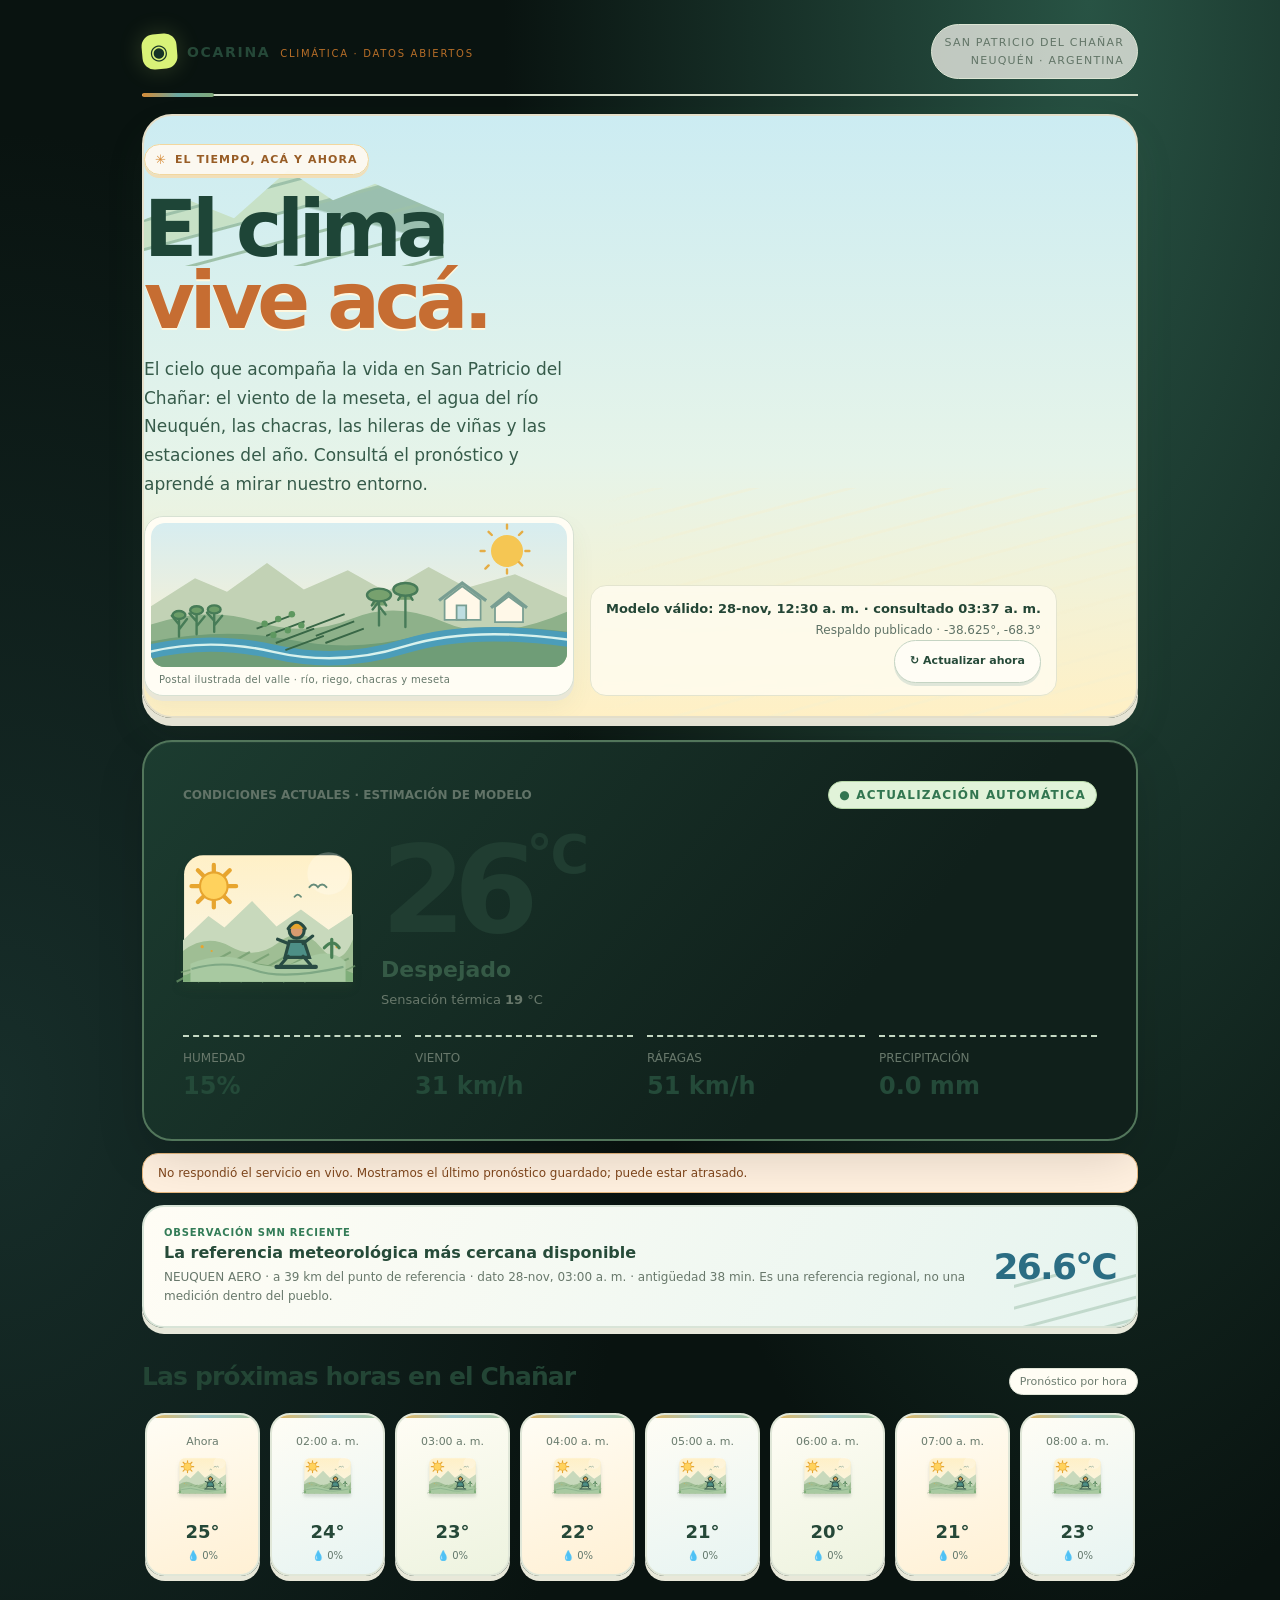
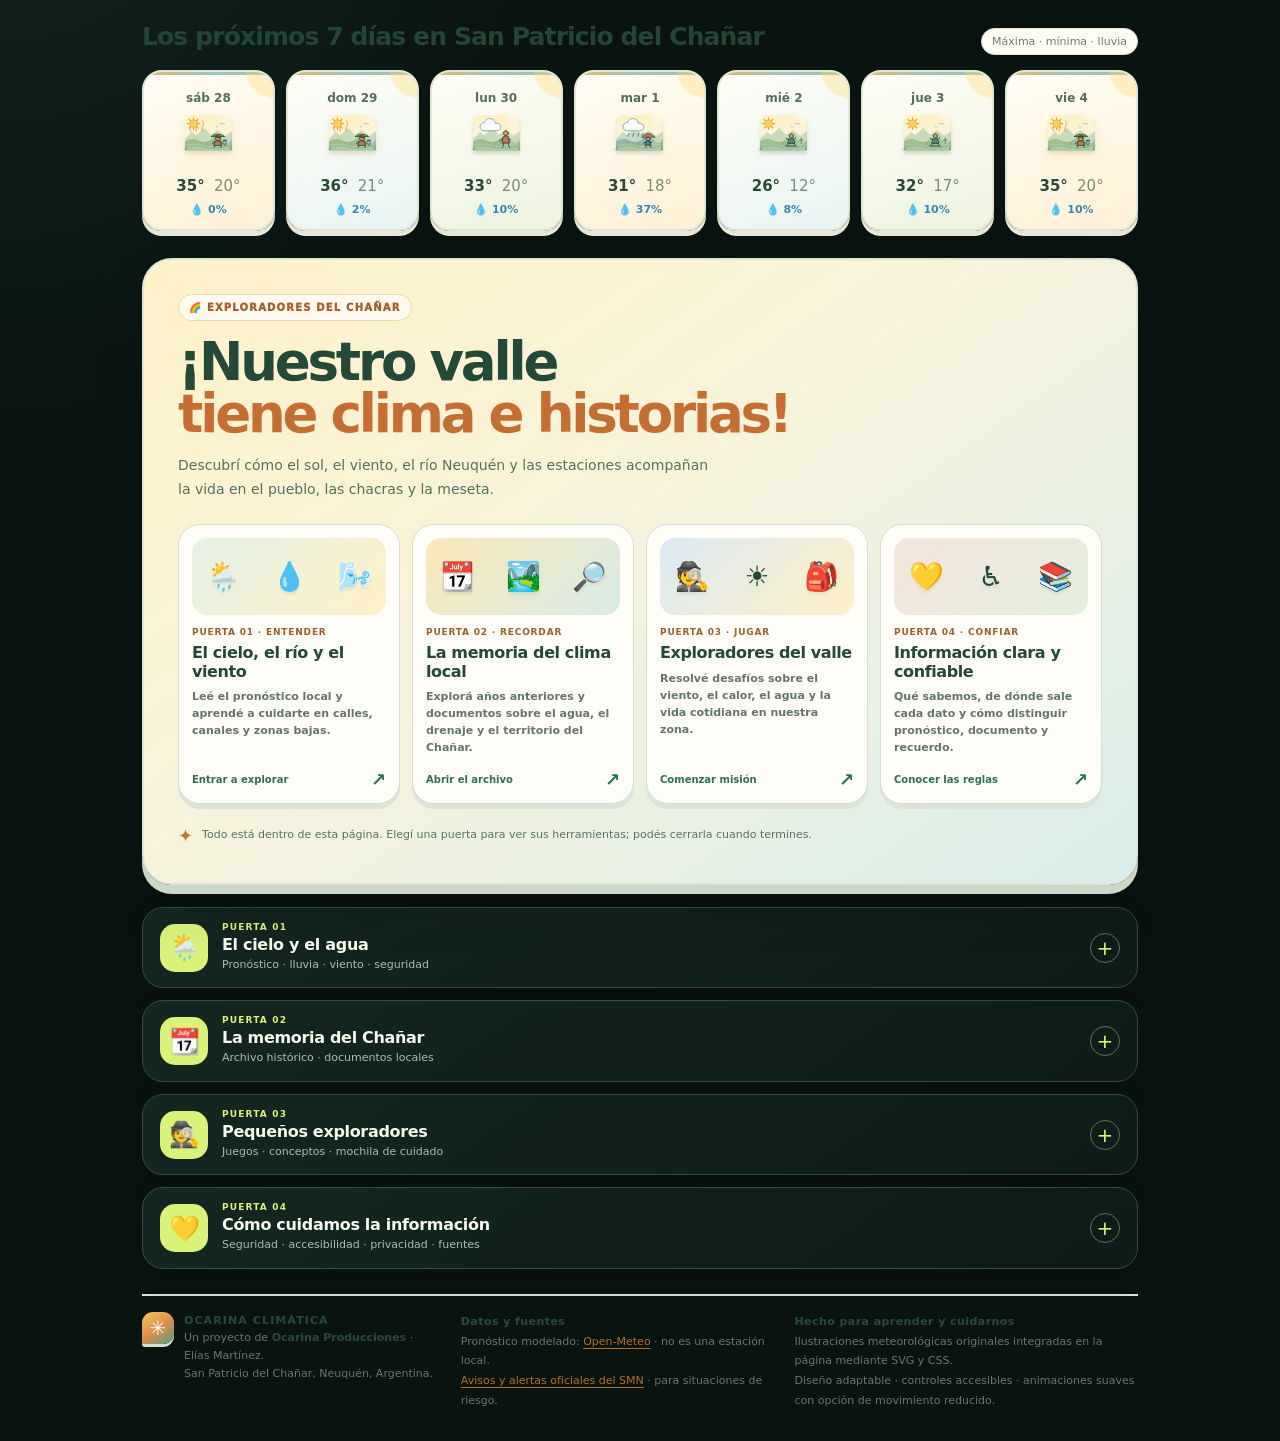
<file: index.html>
<!doctype html>
<html lang="es">
<head>
<meta charset="utf-8">
<meta name="viewport" content="width=device-width,initial-scale=1,viewport-fit=cover">
<meta name="theme-color" content="#10251f">
<meta name="description" content="Clima actual y pronóstico de San Patricio del Chañar, Neuquén. Datos meteorológicos actualizados desde Open-Meteo.">
<title>Ocarina Climática · San Patricio del Chañar</title>
<style>
:root{color-scheme:dark;--bg:#0b1715;--panel:#142521;--line:#294039;--muted:#a8bbb2;--text:#f4f7ef;--lime:#d9f278;--blue:#a6d9f4}*{box-sizing:border-box}body{margin:0;background:radial-gradient(ellipse at 85% 0%,#23473a 0,transparent 42%),var(--bg);color:var(--text);font-family:Inter,ui-sans-serif,system-ui,-apple-system,"Segoe UI",sans-serif;min-height:100vh}.wrap{max-width:1050px;margin:auto;padding:22px clamp(16px,4vw,42px) 30px}.top{display:flex;align-items:center;justify-content:space-between;gap:16px;padding:7px 0 24px;border-bottom:1px solid var(--line)}.brand{font-weight:900;letter-spacing:.13em;font-size:13px}.brand span{display:block;color:var(--lime);font-weight:500;font-size:10px;margin-top:4px;letter-spacing:.22em}.place{font-size:11px;letter-spacing:.11em;color:var(--muted);text-align:right}.hero{padding:34px 0 24px;display:grid;grid-template-columns:1.25fr .75fr;gap:20px;align-items:end}.eyebrow{color:var(--lime);font-size:11px;letter-spacing:.16em;font-weight:800}.hero h1{font-size:clamp(38px,7vw,76px);line-height:.98;letter-spacing:-.06em;margin:13px 0 14px;max-width:650px}.hero h1 em{font-style:normal;color:var(--lime)}.sub{color:var(--muted);font-size:14px;line-height:1.6;max-width:470px}.status{justify-self:end;text-align:right;color:var(--muted);font-size:12px;line-height:1.7}.status strong{display:block;color:var(--text);font-size:13px}.current{background:linear-gradient(125deg,#1b342c,#12231f 75%);border:1px solid #355346;border-radius:24px;padding:clamp(20px,4vw,38px);position:relative;overflow:hidden}.current:after{content:"";position:absolute;width:250px;height:250px;border:1px solid #466453;border-radius:50%;right:-65px;top:-100px;box-shadow:0 0 0 28px #ffffff04,0 0 0 58px #ffffff03;pointer-events:none}.current-top{display:flex;justify-content:space-between;gap:15px;align-items:center;color:var(--muted);font-size:12px}.live{color:var(--lime);font-weight:800;letter-spacing:.1em}.now{display:flex;align-items:center;gap:18px;margin:12px 0 22px;position:relative;z-index:1}.icon{font-size:clamp(55px,9vw,90px);line-height:1}.temp{font-size:clamp(64px,12vw,112px);letter-spacing:-.09em;font-weight:750;line-height:1}.desc{font-size:16px;margin-top:5px}.feels{font-size:12px;color:var(--muted);margin-top:8px}.metrics{display:grid;grid-template-columns:repeat(4,1fr);gap:10px}.metric{border-top:1px solid #466052;padding-top:13px}.metric span{display:block;font-size:11px;color:var(--muted);margin-bottom:7px}.metric b{font-size:clamp(15px,2vw,21px);font-weight:700}.section-head{display:flex;align-items:baseline;justify-content:space-between;gap:12px;margin:29px 0 13px}.section-head h2{font-size:18px;margin:0;letter-spacing:-.02em}.section-head span{font-size:11px;color:var(--muted)}.hourly{display:grid;grid-template-columns:repeat(8,minmax(72px,1fr));gap:8px;overflow-x:auto;padding-bottom:5px}.hour{background:var(--panel);border:1px solid var(--line);border-radius:15px;text-align:center;padding:13px 8px;min-width:0}.hour time{font-size:11px;color:var(--muted)}.hour .small-icon{font-size:23px;margin:11px 0}.hour b{font-size:16px}.hour small{display:block;font-size:10px;color:var(--muted);margin-top:8px}.days{display:grid;grid-template-columns:repeat(7,minmax(0,1fr));gap:8px}.day{background:#111f1c;border:1px solid var(--line);border-radius:14px;padding:13px 8px;text-align:center}.day strong{font-size:11px}.day .small-icon{font-size:24px;margin:10px 0}.range{font-size:13px;font-weight:700}.range span{color:var(--muted);font-weight:500;margin-left:4px}.rain{font-size:10px;color:var(--blue);margin-top:8px}.foot{display:flex;justify-content:space-between;gap:15px;border-top:1px solid var(--line);margin-top:28px;padding-top:16px;color:var(--muted);font-size:10px;line-height:1.6}.foot a{color:var(--lime)}button{border:1px solid #587363;background:#1c352b;color:var(--text);border-radius:999px;padding:9px 13px;font:inherit;font-size:11px;cursor:pointer}button:hover{border-color:var(--lime)}.error{background:#402d21;border:1px solid #75543b;border-radius:12px;padding:12px 15px;color:#ffe2bd;font-size:12px;margin-top:12px;display:none}.error.show{display:block}.regional{margin-top:12px;background:#101f1c;border:1px solid var(--line);border-radius:16px;padding:17px 19px;display:grid;grid-template-columns:1fr auto;gap:10px;align-items:center}.regional h2{font-size:14px;margin:0 0 6px}.regional p{margin:0;color:var(--muted);font-size:11px;line-height:1.6}.regional .regional-temp{font-size:30px;font-weight:800;letter-spacing:-.05em}.regional .regional-state{font-size:10px;color:var(--lime);font-weight:800;letter-spacing:.08em;margin-bottom:5px}@media(max-width:400px){.regional{grid-template-columns:1fr}.regional .regional-temp{font-size:26px}}.loading{opacity:.65}@media(max-width:700px){.hero{grid-template-columns:1fr;gap:5px;padding-top:25px}.status{justify-self:start;text-align:left}.metrics{grid-template-columns:repeat(2,1fr);row-gap:17px}.days{grid-template-columns:repeat(4,minmax(0,1fr))}.day:nth-child(n+5){margin-top:0}.foot{flex-direction:column}.place{max-width:155px;font-size:9px}.current{border-radius:19px}}@media(max-width:400px){.days{grid-template-columns:repeat(2,minmax(0,1fr))}.now{gap:12px}.current{padding:18px}}

/* OCARINA ILUSTRADA · capa visual solamente; conserva DOM y comportamiento */
:root{
 color-scheme:light;
 --bg:#f7f3e8;--panel:#fffdf6;--line:#d8dfd0;--muted:#68786b;--text:#20382f;
 --lime:#d68a35;--blue:#378eb8;
}
body{
 background:
 radial-gradient(ellipse at 8% 3%,#ffe6a8 0,transparent 25%),
 radial-gradient(ellipse at 95% 20%,#d9eee2 0,transparent 28%),
 var(--bg);
 color:var(--text);
}
.top{border-bottom:2px solid #d9dfd1}
.brand{font-size:14px;letter-spacing:.16em;color:#254838}
.brand span{color:#b76e28}
.place{color:#627567}
.hero{position:relative;overflow:hidden;border-radius:24px;padding:32px 20px 25px;margin:14px -20px 18px;background:linear-gradient(120deg,#fff8e6 0%,#f1f7e9 65%,#e4f2f5 100%);border:1px solid #e0e4d6}
.hero h1{color:#1e4537}
.hero h1 em{color:#c7772f}
.eyebrow{color:#b86c27}
.sub{color:#607367}
.status{color:#607367}
.status strong{color:#234535}
button{border:1px solid #c5d4c3;background:#fffdf5;color:#264a39;box-shadow:0 3px 0 #dfe6d9;transition:transform .2s,box-shadow .2s}
button:hover{border-color:#c7772f;transform:translateY(-2px);box-shadow:0 5px 0 #dfe6d9}
.current{
 background:linear-gradient(120deg,#fff0c7 0%,#e8f5e9 58%,#dceff2 100%);
 border:2px solid #d8e0ce;border-radius:28px;color:#20382f;
 box-shadow:0 12px 0 #e6e7d8,0 20px 45px #4b63431a;
}
.current:after{content:"";position:absolute;right:-35px;top:-35px;width:235px;height:235px;border-radius:50%;background:radial-gradient(circle,#ffd15c 0 22%,#ffd15c44 23% 35%,#ffd15c19 36% 54%,transparent 55%);border:0;box-shadow:none;animation:ocarina-sun 7s ease-in-out infinite}
.current:before{content:"🧍🏻‍♀️  ☂️  🧍🏽‍♂️";position:absolute;right:20px;top:100px;z-index:0;font-size:38px;letter-spacing:-9px;filter:drop-shadow(0 5px 2px #344a291c);animation:ocarina-characters 5s ease-in-out infinite;pointer-events:none}
.current-top,.now,.metrics{position:relative;z-index:1}
.current-top{color:#617367}
.live{color:#327650}
.icon{filter:drop-shadow(0 5px 2px #344a2922);animation:ocarina-weather 4s ease-in-out infinite}
.temp{color:#203d31}
.desc{color:#355a46;font-weight:750}
.feels{color:#68786b}
.metric{border-top:1px solid #c9d8c7}
.metric span{color:#68786b}
.metric b{color:#244a39}
.section-head h2{color:#234535}
.section-head span{color:#6e7d70}
.hour{background:linear-gradient(180deg,#fffdf7,#edf6ed);border:1px solid #d8e3d5;border-radius:18px;box-shadow:0 4px 0 #e4e8dc;transition:transform .22s,box-shadow .22s}
.hour:hover,.day:hover{transform:translateY(-4px);box-shadow:0 8px 0 #dfe6d9}
.hour time{color:#697b6d}
.hour .small-icon,.day .small-icon{display:block;filter:drop-shadow(0 3px 1px #344a2915);animation:ocarina-weather 4.5s ease-in-out infinite}
.hour b{color:#254838}
.hour small{color:#62786c}
.days{gap:10px}
.day{position:relative;overflow:hidden;background:linear-gradient(155deg,#fffdf7,#eef6e9);border:1px solid #d8e3d5;border-radius:18px;padding:14px 8px;box-shadow:0 4px 0 #e4e8dc;transition:transform .22s,box-shadow .22s}
.day:after{content:"";position:absolute;width:65px;height:65px;border-radius:50%;right:-37px;top:-38px;background:#ffd76c55;pointer-events:none}
.day strong{color:#526e5d}
.range{color:#284b39}
.range span{color:#7c8a7e}
.rain{color:#3389b5}
.regional{background:linear-gradient(110deg,#fffdf6,#e9f4f1);border:1px solid #d5e2d6;border-radius:20px;box-shadow:0 5px 0 #e5e8dc}
.regional h2{color:#264b39}
.regional p{color:#68786b}
.regional .regional-temp{color:#2b6d83}
.regional .regional-state{color:#337c57}
.foot{border-top:2px solid #d8dfd0;color:#68786b}
.foot a{color:#b66d2b}
.error{background:#fff0df;border-color:#e6b77e;color:#81471c}
.loading{opacity:.7}
@keyframes ocarina-weather{0%,100%{transform:translateY(0) rotate(-2deg)}50%{transform:translateY(-5px) rotate(2deg)}}
@keyframes ocarina-sun{0%,100%{transform:scale(1);opacity:.85}50%{transform:scale(1.06);opacity:1}}
@keyframes ocarina-characters{0%,100%{transform:translateY(0)}50%{transform:translateY(-6px)}}
@media(max-width:700px){
 .hero{margin:8px 0 16px;padding:24px 18px;border-radius:20px}
 .current:before{right:10px;top:110px;font-size:28px;opacity:.35}
 .current:after{right:-95px;top:-60px;opacity:.65}
 .hour:hover,.day:hover{transform:none}
}
@media(max-width:430px){
 .current:before{display:none}
 .current:after{right:-130px;opacity:.45}
 .hero h1{font-size:clamp(38px,12vw,58px)}
}
@media(prefers-reduced-motion:reduce){
 .current:after,.current:before,.icon,.hour .small-icon,.day .small-icon{animation:none!important}
 .hour,.day,button{transition:none}
}


/* Biblioteca ilustrada original de Ocarina: escenas SVG según código y temperatura */
.current:before,.current:after{content:none!important;display:none!important}
.icon{width:clamp(84px,13vw,142px);height:104px;display:flex;align-items:center;justify-content:center;flex:0 0 auto;filter:none;animation:none}
.icon .weather-art{width:100%;height:100%;overflow:visible}
.small-icon{height:49px;display:flex;align-items:center;justify-content:center;margin:5px 0 8px!important;font-size:0!important}
.small-icon .weather-art{width:47px;height:43px;overflow:visible;flex:0 0 auto}
.weather-art{overflow:visible}
.weather-art .sun-rays{transform-origin:29px 30px;animation:ocarina-rays 18s linear infinite}
.weather-art .cloud{transform-origin:65px 38px;animation:ocarina-cloud 4.5s ease-in-out infinite}
.weather-art .rain-drops{animation:ocarina-rain .8s linear infinite}
.weather-art .snowflakes{animation:ocarina-snow 3.8s ease-in-out infinite}
.weather-art .person{transform-origin:112px 92px;animation:ocarina-person 3.8s ease-in-out infinite}
.weather-art .umbrella{transform-origin:110px 77px;animation:ocarina-umbrella 3s ease-in-out infinite}
.weather-art .lightning{transform-origin:68px 74px;animation:ocarina-flash 3.7s steps(1,end) infinite}
.weather-art .heat{animation:ocarina-heat 2s ease-in-out infinite}
.weather-art .wind-lines{animation:ocarina-wind 1.6s ease-in-out infinite;stroke-dasharray:14 5}
.weather-art.art-hot .sun-rays{animation-duration:10s}
.weather-art.art-snow .person{animation-name:ocarina-shiver;animation-duration:.45s}
.weather-art.art-wind .person{animation-name:ocarina-lean}
@keyframes ocarina-rays{to{transform:rotate(360deg)}}
@keyframes ocarina-cloud{0%,100%{transform:translateX(0)}50%{transform:translateX(3px)}}
@keyframes ocarina-rain{0%{transform:translateY(-1px)}100%{transform:translateY(5px)}}
@keyframes ocarina-snow{0%,100%{transform:translateY(-1px)}50%{transform:translateY(4px)}}
@keyframes ocarina-person{0%,100%{transform:translateY(0)}50%{transform:translateY(-2px)}}
@keyframes ocarina-umbrella{0%,100%{transform:rotate(-2deg)}50%{transform:rotate(2deg)}}
@keyframes ocarina-flash{0%,88%,94%,100%{opacity:1}90%,92%{opacity:.1}}
@keyframes ocarina-wind{0%,100%{transform:translateX(0);opacity:.75}50%{transform:translateX(5px);opacity:1}}
@keyframes ocarina-heat{0%,100%{transform:translateY(0);opacity:.8}50%{transform:translateY(-4px);opacity:1}}
@keyframes ocarina-shiver{0%,100%{transform:translateX(0)}25%{transform:translateX(-1.5px)}75%{transform:translateX(1.5px)}}
@keyframes ocarina-lean{0%,100%{transform:rotate(-5deg)}50%{transform:rotate(5deg)}}
@media(max-width:700px){.icon{width:90px;height:82px}.small-icon .weather-art{width:43px;height:40px}}
@media(prefers-reduced-motion:reduce){.weather-art *{animation:none!important}}


/* Dirección de arte: atlas meteorológico del valle */
.weather-art{border-radius:18px;overflow:visible;filter:drop-shadow(0 4px 2px #35574616)}
.current{position:relative;isolation:isolate;overflow:hidden}
.current:before{content:"";position:absolute;inset:0 0 auto;height:5px;z-index:0;display:block!important;background:linear-gradient(90deg,#E7A52F,#74B7C0,#80A879,#D96E50);opacity:.9}
.current-top,.now,.metrics{position:relative;z-index:1}
.current .icon{width:clamp(105px,16vw,164px);height:124px}
.current .weather-art{width:100%;height:100%;filter:drop-shadow(0 7px 5px #304a2c12)}
.hour,.day{position:relative;isolation:isolate;overflow:hidden}
.hour:before,.day:before{content:"";position:absolute;top:0;left:0;right:0;height:3px;background:linear-gradient(90deg,#e7a52f,#82b8bf,#8db386);opacity:.8}
.hour .small-icon,.day .small-icon{position:relative;z-index:1;min-height:52px}
.hour .weather-art,.day .weather-art{filter:drop-shadow(0 3px 2px #284b4316)}
.weather-art .vineyard{transform-origin:80px 105px;animation:ocarina-vineyard 7s ease-in-out infinite}
.weather-art.art-rain .cloud,.weather-art.art-storm .cloud{animation-name:ocarina-storm-cloud;animation-duration:3s}
.weather-art.art-rain .rain-drops,.weather-art.art-storm .rain-drops{animation-duration:.58s}
.weather-art.art-sun .sun-rays,.weather-art.art-hot .sun-rays{animation-duration:13s}
.weather-art.art-hot{filter:drop-shadow(0 4px 4px #e7a52f22)}
.weather-art.art-fog{filter:drop-shadow(0 4px 3px #7da5a522)}
.weather-art.art-snow .snowflakes,.weather-art.art-cold .snowflakes{animation-duration:5s}
.weather-art.art-flood .person{animation:ocarina-person 4s ease-in-out infinite}
@keyframes ocarina-storm-cloud{0%,100%{transform:translateX(-1px)}50%{transform:translateX(4px)}}
@keyframes ocarina-vineyard{0%,100%{opacity:.68}50%{opacity:.9}}
@media(max-width:700px){
 .current .icon{width:102px;height:98px}
 .hour .small-icon,.day .small-icon{min-height:46px}
}
@media(max-width:430px){
 .current .icon{width:86px;height:86px}
 .hour .weather-art,.day .weather-art{width:39px;height:37px}
}
@media(prefers-reduced-motion:reduce){.weather-art .vineyard{animation:none!important}}



/* CAPA EDITORIAL EXTRA · ilustración, atmósfera y microanimación; sin cambios de estructura */
:root{--paper:#fbf7eb;--ink:#244536;--accent-sun:#e7a52f;--accent-river:#58a9c2}
body{background-image:radial-gradient(ellipse at 6% 16%,#fff0c9 0,transparent 26%),radial-gradient(ellipse at 95% 48%,#dcefe6 0,transparent 29%),linear-gradient(180deg,#f8f4e8,#f2f5e9 65%,#f7f1e3)}
.wrap{position:relative}
.top{position:relative}
.top:after{content:"";height:4px;width:72px;position:absolute;bottom:-3px;left:0;border-radius:8px;background:linear-gradient(90deg,#d68a35,#6ba8a2,#7fa879)}
.brand{display:flex;align-items:center;gap:10px}
.brand:before{content:"";width:28px;height:28px;display:block;border-radius:9px 9px 9px 3px;background:linear-gradient(145deg,#f5c65b,#df8d42 52%,#4e9e93);box-shadow:inset 0 0 0 3px #fff8e9,0 3px 0 #d8dfd0;transform:rotate(-5deg)}
.hero{box-shadow:0 8px 0 #e9e8d9,0 18px 40px #476a4310}
.hero:after{content:"";position:absolute;right:2%;bottom:-30px;width:180px;height:95px;pointer-events:none;opacity:.55;background:repeating-linear-gradient(165deg,transparent 0 13px,#9ab89a 14px 16px,transparent 17px 25px);mask-image:linear-gradient(90deg,transparent,#000 25%,#000 80%,transparent)}
.hero>div{position:relative;z-index:1}
.eyebrow{display:inline-flex;align-items:center;gap:8px;padding:7px 10px;border-radius:999px;background:#fff6df;border:1px solid #f0d7a6}
.eyebrow:before{content:"✳";font-size:13px;color:#d68a35}
.current{box-shadow:0 12px 0 #e7e7d8,0 24px 48px #42674c17}
.current .icon{position:relative;z-index:2;overflow:visible}
.current .icon:after{content:"";position:absolute;inset:9% 7%;z-index:-1;border-radius:46% 54% 52% 48%;background:radial-gradient(ellipse,#fffdf6c9 0%,#fffdf650 56%,transparent 72%);animation:ocarina-orbit 8s ease-in-out infinite}
.weather-art{overflow:visible;transform-origin:50% 70%;animation:ocarina-scene-breathe 7s ease-in-out infinite}
.weather-art .atmosphere-birds{transform-origin:center;animation:ocarina-birds 9s ease-in-out infinite}
.weather-art .atmosphere-seeds{animation:ocarina-seeds 4s ease-in-out infinite}
.weather-art .atmosphere-ripples{animation:ocarina-ripples 2.4s ease-in-out infinite}
.weather-art .atmosphere-sparkles{animation:ocarina-sparkle 3.5s ease-in-out infinite}
.weather-art .atmosphere-mist{animation:ocarina-mist 5s ease-in-out infinite}
.weather-art .atmosphere-dust{animation:ocarina-seeds 5s ease-in-out infinite}
.hour,.day{backdrop-filter:saturate(1.05)}
.hour:nth-child(odd),.day:nth-child(odd){background:linear-gradient(155deg,#fffdf8,#f0f6e9)}
.hour:nth-child(even),.day:nth-child(even){background:linear-gradient(155deg,#fffdf6,#eaf4f2)}
.hour .small-icon .weather-art,.day .small-icon .weather-art{animation-duration:5.5s}
.regional{position:relative;overflow:hidden}
.regional:after{content:"";position:absolute;right:-18px;bottom:-38px;width:140px;height:90px;opacity:.45;pointer-events:none;background:repeating-linear-gradient(165deg,transparent 0 10px,#93b7a0 11px 13px,transparent 14px 21px)}
.regional>div{position:relative;z-index:1}
@keyframes ocarina-scene-breathe{0%,100%{translate:0 0}50%{translate:0 -1.5px}}
@keyframes ocarina-orbit{0%,100%{transform:scale(.96);opacity:.55}50%{transform:scale(1.04);opacity:.9}}
@keyframes ocarina-birds{0%,100%{translate:0 0}50%{translate:3px -2px}}
@keyframes ocarina-seeds{0%,100%{opacity:.5;translate:0 0}50%{opacity:1;translate:0 -3px}}
@keyframes ocarina-ripples{0%,100%{opacity:.45;translate:0 0}50%{opacity:1;translate:2px 0}}
@keyframes ocarina-sparkle{0%,100%{opacity:.5}50%{opacity:1}}
@keyframes ocarina-mist{0%,100%{translate:-2px 0;opacity:.55}50%{translate:3px 0;opacity:.95}}
@media(max-width:700px){.brand:before{width:24px;height:24px}.hero:after{right:-15px;opacity:.25}.current .icon:after{inset:15% 5%}.weather-art{animation-duration:8s}}
@media(prefers-reduced-motion:reduce){.weather-art,.weather-art .atmosphere-birds,.weather-art .atmosphere-seeds,.weather-art .atmosphere-ripples,.weather-art .atmosphere-sparkles,.weather-art .atmosphere-mist,.weather-art .atmosphere-dust,.current .icon:after{animation:none!important}}


/* MUNDO DEL CLIMA · capa visual familiar, infantil y territorial */
:root{--paper:#fff8e9;--ink:#214936;--accent-sun:#f4b83f;--accent-river:#54abc8}
body{background:#f8f4e7;color:#244536;background-image:radial-gradient(ellipse at 10% 0%,#ffe9a8 0,transparent 30%),radial-gradient(ellipse at 95% 30%,#d9f0ed 0,transparent 31%),linear-gradient(180deg,#f8f4e7,#f2f6e8 62%,#fff4df)}
.wrap{max-width:1120px;padding-top:18px}
.top{padding:8px 0 18px;border-bottom:2px solid #dbe3d1}
.brand{font-size:14px;letter-spacing:.12em}
.brand:before{width:34px;height:34px;border-radius:12px 12px 12px 4px;box-shadow:inset 0 0 0 3px #fff8e9,0 4px 0 #d7e2d1}
.brand span{font-size:10px;letter-spacing:.17em}
.place{background:#fffdf5b8;border:1px solid #dce5d4;border-radius:999px;padding:9px 13px;line-height:1.6}
.hero{isolation:isolate;min-height:310px;display:flex;align-items:center;margin:18px 0 22px;padding:clamp(24px,5vw,50px);border:2px solid #e4dfca;border-radius:30px;overflow:hidden;background:linear-gradient(180deg,#ccecf2 0%,#e6f4e9 58%,#fff0c5 100%);box-shadow:0 8px 0 #e6e4d5,0 18px 42px #4d715014}
.hero:before{content:"";position:absolute;z-index:0;inset:0;pointer-events:none;background:
 radial-gradient(circle at 82% 23%,#fff9cf 0 5%,#ffe9a6 5.5% 7%,transparent 7.5%),
 radial-gradient(ellipse at 85% 25%,#fff8d566 0 14%,transparent 14.5%),
 linear-gradient(155deg,transparent 0 53%,#9fc9a2 53.2% 65%,transparent 65.2%),
 linear-gradient(25deg,transparent 0 48%,#b6d4a6 48.2% 64%,transparent 64.2%),
 linear-gradient(165deg,transparent 0 59%,#76ad9b 59.2% 73%,transparent 73.2%),
 linear-gradient(180deg,transparent 0 68%,#83b8a0 68.2% 100%)}
.hero:after{content:"";position:absolute;z-index:0;right:0;bottom:0;width:54%;height:38%;opacity:.8;pointer-events:none;background:repeating-linear-gradient(165deg,transparent 0 13px,#f5f0d0 14px 16px,transparent 17px 25px);mask-image:linear-gradient(90deg,transparent,#000 15%,#000 95%);border-radius:0 0 28px 0}
.hero>div{z-index:1;max-width:680px}
.eyebrow{background:#fffaf0e8;border:1px solid #f2d79e;color:#985d26;font-size:11px;letter-spacing:.1em;box-shadow:0 3px 0 #f1dfb9}
.hero h1{font-size:clamp(44px,7.5vw,82px);line-height:.92;letter-spacing:-.065em;margin:19px 0 17px;text-wrap:balance}
.hero h1 em{color:#c66d32;text-shadow:0 2px 0 #fff7de}
.sub{font-size:clamp(14px,1.7vw,17px);line-height:1.7;max-width:520px;color:#365b4a}
.status{align-self:flex-end;background:#fffdf1c9;border:1px solid #e3e4cf;border-radius:16px;padding:12px 15px;backdrop-filter:blur(5px)}
.current{border:2px solid #d5e3ce;border-radius:30px;background:linear-gradient(125deg,#fff0bf 0%,#f5f6df 38%,#dff1e9 72%,#d8eef3 100%);box-shadow:0 9px 0 #e6e5d5,0 22px 45px #496c4b17;padding:clamp(21px,4vw,39px)}
.current:after{content:"";display:block!important;position:absolute;z-index:0;right:-50px;bottom:-105px;top:auto;width:300px;height:240px;border-radius:50%;background:radial-gradient(ellipse at center,#c0e4cf 0 27%,#c0e4cf88 28% 45%,transparent 46%);pointer-events:none;opacity:.7}
.current-top{font-size:12px;font-weight:750}
.live{background:#e1f3d9;border:1px solid #b8d9a9;border-radius:999px;padding:6px 10px}
.now{gap:clamp(12px,3vw,28px);margin:20px 0 28px}
.current .icon{width:clamp(108px,17vw,170px);height:132px;filter:drop-shadow(0 7px 3px #405d3618)}
.temp{font-size:clamp(70px,12vw,122px);letter-spacing:-.1em}
.desc{font-size:clamp(17px,2vw,22px);max-width:260px;line-height:1.25}
.feels{font-size:13px}
.metric{border-top:2px dashed #c5d9c4;padding-top:14px}
.metric span{font-size:12px}
.metric b{font-size:clamp(17px,2.4vw,24px)}
.section-head{margin:34px 0 15px}
.section-head h2{font-size:clamp(19px,2.5vw,25px);letter-spacing:-.035em}
.section-head span{background:#fffdf4;border:1px solid #e0e5d7;padding:6px 10px;border-radius:999px}
.hourly{gap:10px;padding:3px 3px 12px}
.hour{background:#fffdf5;border:2px solid #e0e7d8;border-radius:20px;box-shadow:0 5px 0 #e8e8d9;padding:15px 9px 13px;transition:transform .2s,box-shadow .2s}
.hour:nth-child(3n+1){background:linear-gradient(160deg,#fffdf5,#fff0d4)}
.hour:nth-child(3n+2){background:linear-gradient(160deg,#fffdf5,#e7f4f2)}
.hour:nth-child(3n){background:linear-gradient(160deg,#fffdf5,#edf3df)}
.hour .small-icon{min-height:59px}
.hour b{font-size:18px}
.days{gap:11px}
.day{background:#fffdf5;border:2px solid #e0e7d8;border-radius:20px;box-shadow:0 5px 0 #e8e8d9;padding:15px 8px 13px;transition:transform .2s,box-shadow .2s}
.day:nth-child(3n+1){background:linear-gradient(160deg,#fffdf5,#fff0d4)}
.day:nth-child(3n+2){background:linear-gradient(160deg,#fffdf5,#e7f4f2)}
.day:nth-child(3n){background:linear-gradient(160deg,#fffdf5,#edf3df)}
.day strong{font-size:12px}
.day .small-icon{min-height:58px}
.range{font-size:15px}
.rain{font-size:11px;font-weight:750}
.regional{border:2px solid #d8e4d7;border-radius:22px;padding:20px;background:linear-gradient(120deg,#fffdf5,#e6f4ef);box-shadow:0 6px 0 #e7e8da}
.regional h2{font-size:16px}
.regional p{font-size:12px}
.regional .regional-temp{font-size:36px}
.foot{font-size:11px;gap:18px}
button{padding:11px 15px;font-weight:750}
.error{border-radius:16px}
@media(max-width:700px){
 .wrap{padding:12px 14px 24px}
 .top{align-items:flex-start;padding-bottom:14px}
 .brand{font-size:12px;gap:8px}
 .brand:before{width:27px;height:27px;flex:0 0 auto}
 .place{font-size:9px;max-width:150px;padding:7px 9px}
 .hero{min-height:300px;margin:14px 0 20px;padding:25px 19px 31px;border-radius:24px;align-items:flex-start}
 .hero:before{background:
 radial-gradient(circle at 83% 22%,#fff9cf 0 7%,#ffe9a6 7.5% 10%,transparent 10.5%),
 linear-gradient(155deg,transparent 0 48%,#9fc9a2 48.2% 64%,transparent 64.2%),
 linear-gradient(25deg,transparent 0 48%,#b6d4a6 48.2% 64%,transparent 64.2%),
 linear-gradient(165deg,transparent 0 58%,#76ad9b 58.2% 74%,transparent 74.2%),
 linear-gradient(180deg,transparent 0 70%,#83b8a0 70.2% 100%)}
 .hero:after{width:75%;height:25%;opacity:.4}
 .hero h1{font-size:clamp(43px,12vw,65px);max-width:440px}
 .sub{max-width:94%;font-size:14px;line-height:1.6}
 .status{align-self:flex-start;margin-top:14px;text-align:left;padding:9px 11px}
 .current{border-radius:24px;padding:20px 17px 22px}
 .current:after{right:-125px;bottom:-100px;opacity:.42}
 .current .icon{width:94px;height:88px}
 .now{align-items:center;margin:20px 0 24px}
 .temp{font-size:clamp(68px,18vw,90px)}
 .desc{font-size:16px}
 .metrics{gap:16px 10px}
 .metric b{font-size:18px}
 .section-head{align-items:flex-start;flex-direction:column;gap:8px;margin-top:31px}
 .section-head span{font-size:10px}
 .days{gap:9px}
 .day{border-radius:17px;padding:13px 7px}
 .day .small-icon{min-height:49px}
 .hour{min-width:76px;border-radius:17px}
 .regional{padding:16px;border-radius:19px}
}
@media(max-width:380px){
 .top{gap:7px}
 .brand span{font-size:8px;letter-spacing:.1em}
 .place{max-width:128px;font-size:8px}
 .hero{min-height:285px}
 .hero h1{font-size:43px}
 .current .icon{width:78px;height:78px}
 .now{gap:9px}
 .temp{font-size:65px}
 .desc{font-size:15px}
 .day .weather-art{width:36px;height:35px}
}
@media(prefers-reduced-motion:reduce){
 .hero:before,.hero:after,.current:after{animation:none!important}
}


/* AVENTURAS INFANTILES · herramientas educativas ilustradas */
.discover{margin:42px 0 28px;padding:clamp(20px,4vw,38px);border-radius:30px;background:linear-gradient(135deg,#fff0c7,#f4f5df 52%,#dff2ef);border:2px solid #e1e5d4;box-shadow:0 8px 0 #e6e6d8;position:relative;overflow:hidden}
.discover-intro{max-width:600px;position:relative;z-index:1}.kid-kicker{display:inline-block;font-size:10px;font-weight:950;letter-spacing:.12em;color:#a65e2b;background:#fffaf0;border:1px solid #f0d7a6;border-radius:999px;padding:7px 10px}.discover h2{font-size:clamp(34px,6vw,57px);line-height:.98;letter-spacing:-.06em;margin:15px 0 10px;color:#244936}.discover h2 em{font-style:normal;color:#c66d32}.discover-intro p,.kid-lead{font-size:14px;line-height:1.7;color:#557062;max-width:580px}
.tool-grid{display:grid;grid-template-columns:repeat(6,minmax(0,1fr));gap:13px;margin-top:26px}.tool-card{grid-column:span 2;display:flex;flex-direction:column;align-items:flex-start;text-align:left;white-space:normal;min-height:300px;padding:17px;border-radius:23px;border:2px solid #dfe5d7;background:#fffdf6;box-shadow:0 6px 0 #e5e8db;transition:transform .2s,box-shadow .2s;cursor:pointer;color:#244936}.tool-card:nth-child(4),.tool-card:nth-child(5){grid-column:span 3}.tool-card:hover{transform:translateY(-4px);box-shadow:0 10px 0 #e5e8db}.tool-art{width:100%;height:112px;display:flex;align-items:center;justify-content:center;border-radius:17px;background:linear-gradient(135deg,#e8f4e7,#fff0cb);margin-bottom:13px}.tool-art svg{height:100%;width:100%;max-width:190px}.tool-label{font-size:9px;letter-spacing:.1em;font-weight:950;color:#b36c32;margin:0 0 7px}.tool-card strong{font-size:19px;line-height:1.13;letter-spacing:-.03em}.tool-desc{font-size:12px;line-height:1.55;color:#65796b;margin-top:8px}.tool-link{margin-top:auto;padding-top:14px;font-size:12px;font-weight:850;color:#36765b}.tool-link b{font-size:17px}
.kid-panel{scroll-margin-top:18px;margin:22px 0;padding:clamp(18px,3.5vw,30px);border-radius:27px;border:2px solid #dce5d8;background:#fffdf6;box-shadow:0 7px 0 #e7e8db}.panel-heading{display:flex;align-items:center;gap:13px;margin-bottom:15px}.big-emoji{width:61px;height:61px;display:grid;place-items:center;flex:0 0 auto;border-radius:20px;background:#fff0c9;font-size:32px;box-shadow:inset 0 0 0 1px #f1dcae}.panel-heading h2{font-size:clamp(23px,4vw,35px);letter-spacing:-.045em;line-height:1.02;margin:8px 0 0;color:#254a38}.fact-row{display:grid;grid-template-columns:repeat(3,minmax(0,1fr));gap:12px;margin:20px 0}.fact-card{padding:17px 15px;border-radius:20px;background:#eff6e9;border:1px solid #dce8d7}.fact-card:nth-child(2){background:#e8f5f5}.fact-card:nth-child(3){background:#fff0dd}.fact-card>span{font-size:32px}.fact-card h3{margin:9px 0 5px;font-size:18px}.fact-card p{font-size:12px;line-height:1.6;color:#5c7364;margin:0}.important-note{display:flex;gap:12px;padding:15px;border-radius:18px;background:#fff4d7;border:1px solid #eed9a4;color:#644b2d}.important-note>span{font-size:25px}.important-note strong{font-size:14px}.important-note p{font-size:12px;line-height:1.65;margin:5px 0 0}.source-strip{margin-top:15px;padding:12px 14px;border-radius:14px;background:#f2f3e9;color:#667566;font-size:10px;line-height:1.65}.official-link{display:flex;gap:10px;flex-wrap:wrap;margin-top:17px}.official-link a{display:inline-flex;align-items:center;gap:5px;border-radius:999px;padding:11px 14px;background:#e4f2e7;border:1px solid #cbded0;color:#2e674d;font-size:11px;font-weight:850;text-decoration:none}.history-controls{display:flex;align-items:center;gap:10px;flex-wrap:wrap;margin:18px 0}.history-controls label{font-size:12px;font-weight:800}.history-controls select{border:2px solid #dce4d7;background:#fffdf5;color:#254a38;padding:10px 14px;border-radius:13px;font:inherit;font-size:13px}.history-result{min-height:140px;display:flex;flex-direction:column;align-items:center;justify-content:center;text-align:center;padding:18px;border-radius:20px;background:linear-gradient(135deg,#e7f4f2,#fff0cf);border:1px solid #dce6d8}.history-cloud{font-size:40px}.history-result strong{font-size:18px;margin:8px 0}.history-result p{font-size:12px;line-height:1.6;color:#61776a;max-width:550px}.history-stats{display:grid;grid-template-columns:repeat(3,minmax(0,1fr));gap:10px;width:100%;margin-top:12px}.history-stat{padding:12px 8px;background:#ffffffb5;border:1px solid #dce5d9;border-radius:15px}.history-stat b{display:block;font-size:clamp(20px,4vw,28px);color:#287d9a}.history-stat span{font-size:10px;color:#637567}.rain-bars{display:flex;align-items:flex-end;gap:4px;width:100%;height:100px;padding:10px 0 0;border-bottom:1px solid #b9cfc4}.rain-bar{flex:1;min-width:3px;border-radius:5px 5px 0 0;background:linear-gradient(180deg,#6db9d0,#398ca9);position:relative}.rain-bar span{position:absolute;bottom:-18px;left:50%;transform:translateX(-50%);font-size:9px;color:#667566}.quiz-box{padding:clamp(18px,4vw,28px);border-radius:23px;background:linear-gradient(135deg,#fff0c8,#e9f4e9);border:1px solid #e5e1c9;text-align:center}.quiz-progress{font-size:10px;font-weight:950;letter-spacing:.12em;color:#a55f2e}.quiz-emoji{font-size:52px;margin:8px 0}.quiz-box h3{font-size:clamp(20px,4vw,27px);margin:0 auto 17px;max-width:580px}.quiz-options{display:flex;justify-content:center;flex-wrap:wrap;gap:9px}.quiz-options button{background:#fffdf6;border:2px solid #d9e3d6;box-shadow:0 4px 0 #e2e6d9;border-radius:15px;padding:12px 15px;font-size:12px;font-weight:800;color:#2d5942}.quiz-options button:disabled{opacity:.7}.quiz-feedback{font-size:13px;font-weight:800;min-height:22px;color:#36765b}.quiz-score{font-size:12px;font-weight:900;color:#98612d;margin-top:13px}.checklist{display:grid;gap:9px;margin:18px 0}.checklist label{display:flex;align-items:flex-start;gap:10px;padding:13px;border-radius:15px;background:#f1f6e9;border:1px solid #dfe8d8;font-size:12px;line-height:1.55;color:#355b45;cursor:pointer}.checklist input{width:18px;height:18px;accent-color:#39875c;flex:0 0 auto;margin-top:1px}.checklist label:has(input:checked){background:#e1f2df;border-color:#9ccaa0}.water-steps{display:grid;grid-template-columns:repeat(4,minmax(0,1fr));gap:9px;margin:20px 0}.water-step{display:flex;flex-direction:column;align-items:center;gap:8px;white-space:normal;text-align:center;min-height:110px;padding:13px 8px;border:2px solid #dce6d9;border-radius:18px;background:#f5f7ed;color:#315641;box-shadow:none}.water-step span{font-size:30px}.water-step b{font-size:11px;line-height:1.35}.water-step.active{background:#ffedbc;border-color:#e3b85c;box-shadow:0 4px 0 #efdfb6;transform:translateY(-2px)}.water-story{display:flex;align-items:center;gap:15px;padding:19px;border-radius:20px;background:#e7f4f2;border:1px solid #cfe3dd;min-height:125px}.story-emoji{font-size:48px;flex:0 0 auto}.water-story h3{margin:0 0 6px;font-size:18px}.water-story p{margin:0;font-size:12px;line-height:1.7;color:#526f60}
@media(max-width:650px){.tool-grid{grid-template-columns:repeat(2,minmax(0,1fr));gap:10px}.tool-card,.tool-card:nth-child(4),.tool-card:nth-child(5){grid-column:span 1;min-height:275px;padding:12px;border-radius:19px}.tool-card:last-child{grid-column:1/-1;min-height:245px}.tool-art{height:88px}.tool-card strong{font-size:16px}.tool-desc{font-size:11px}.fact-row{grid-template-columns:1fr}.fact-card{display:grid;grid-template-columns:43px 1fr;column-gap:9px;align-items:start}.fact-card>span{grid-row:span 2}.fact-card h3{margin:2px 0 4px}.fact-card p{grid-column:2}.history-stats{grid-template-columns:1fr}.history-stat{display:flex;justify-content:space-between;align-items:center;gap:10px}.water-steps{grid-template-columns:repeat(2,minmax(0,1fr))}.water-step{min-height:95px}.official-link a{width:100%;justify-content:center}.panel-heading{align-items:flex-start}.big-emoji{width:49px;height:49px;font-size:26px;border-radius:16px}.kid-panel{border-radius:22px}.history-controls button{flex:1}.quiz-options{flex-direction:column}.quiz-options button{width:100%}}
@media(prefers-reduced-motion:reduce){.tool-card,.water-step{transition:none!important;transform:none!important}}


/* REGLAS UNIVERSALES DE EXPERIENCIA INFANTIL-FAMILIAR Y PROFUNDIDAD EDUCATIVA */
.family-panel{scroll-margin-top:18px}
.concept-grid{display:grid;grid-template-columns:repeat(2,minmax(0,1fr));gap:14px;margin:18px 0}
.concept-card{display:flex;flex-direction:column;align-items:flex-start;text-align:left;gap:7px;min-height:230px;padding:19px;border-radius:22px;background:linear-gradient(155deg,#fffdf6,#eef6e9);border:2px solid #d9e3d5;box-shadow:0 5px 0 #e5e8dc;white-space:normal}
.concept-card.active{border-color:#d68a35;background:linear-gradient(155deg,#fff5d7,#eaf5ed);box-shadow:0 5px 0 #ead7b5}
.concept-art{font-size:35px;line-height:1.25}.concept-card strong{font-size:13px;letter-spacing:.08em;color:#b76e28}.concept-card>span:not(.concept-art){font-weight:800;font-size:19px}.concept-card p{font-size:13px;line-height:1.65;color:#617568;margin:0}
.kid-mini-fact{display:flex;gap:12px;align-items:flex-start;margin-top:14px;padding:15px;border-radius:16px;background:#e7f2f5;border:1px solid #c7e0e7;color:#355c67}.kid-mini-fact>span{font-size:25px}.kid-mini-fact p{margin:0;font-size:13px;line-height:1.65}
.forecast-guide{display:grid;grid-template-columns:repeat(2,minmax(0,1fr));gap:12px;margin:18px 0}
.forecast-guide article{display:flex;gap:12px;align-items:flex-start;background:#fffdf6;border:1px solid #d9e3d5;border-radius:18px;padding:15px;min-width:0}
.guide-icon{font-size:30px;line-height:1.2;flex:0 0 34px}.forecast-guide h3{margin:0 0 5px;font-size:15px;color:#2d573f}.forecast-guide p{margin:0;color:#64776a;font-size:12px;line-height:1.65}
.timeline{position:relative;display:grid;gap:0;margin:20px 0 24px}.timeline:before{content:"";position:absolute;left:38px;top:12px;bottom:14px;width:3px;border-radius:3px;background:linear-gradient(#e9b44b,#76b6bd,#7da981)}
.timeline-item{position:relative;display:grid;grid-template-columns:76px 1fr;gap:13px;padding:0 0 23px}.timeline-date{position:relative;z-index:1;display:flex;align-items:center;justify-content:center;align-self:start;min-height:42px;padding:5px;border-radius:14px;background:#ffedbd;border:2px solid #e5b64e;color:#76501f;font-weight:900;font-size:12px;text-align:center}
.timeline-item h3{font-size:16px;margin:1px 0 6px;color:#2d573f}.timeline-item p{font-size:13px;line-height:1.7;margin:0 0 9px;color:#617568}.evidence-label{display:inline-block;font-size:10px;line-height:1.5;padding:5px 8px;border-radius:8px;background:#edf2e6;color:#526b56;font-weight:750}.timeline-open .timeline-date{background:#dff0ed;border-color:#8dbbb4;color:#2e6b64}
.rules-grid{display:grid;grid-template-columns:repeat(2,minmax(0,1fr));gap:12px;margin:20px 0}.rules-grid article{background:linear-gradient(150deg,#fffdf7,#eff6eb);border:1px solid #dbe4d7;border-radius:18px;padding:15px}.rules-grid article>span{font-size:27px}.rules-grid h3{font-size:15px;margin:7px 0 5px;color:#2d573f}.rules-grid p{font-size:12px;line-height:1.7;color:#64776a;margin:0}
.source-key{display:grid;gap:9px;margin-top:22px;padding:16px;border-radius:18px;background:#f1f3e8;border:1px solid #d8e0d1;font-size:12px;color:#5d7162}.source-key>strong{font-size:14px;color:#2d573f;margin-bottom:3px}.source-key>div{display:flex;align-items:center;gap:8px;flex-wrap:wrap}.evidence-measured{background:#e0f1e6;color:#2f7149}.evidence-model{background:#e0edf7;color:#315f86}.evidence-document{background:#fff0c8;color:#7a5723}.evidence-testimony{background:#f7e4e2;color:#8b514a}
@media(max-width:650px){.concept-grid,.forecast-guide,.rules-grid{grid-template-columns:1fr}.concept-card{min-height:0}.timeline-item{grid-template-columns:62px 1fr;gap:10px}.timeline:before{left:29px}.timeline-date{font-size:11px;min-height:38px}.forecast-guide article{padding:13px}.kid-mini-fact{padding:12px}}
@media(prefers-reduced-motion:reduce){.concept-card{transition:none!important}}


/* EXPERIENCIA COMPACTA · cuatro puertas a un mundo de herramientas */
:root{--lime:#d9f278;--warm:#ffe7a8}
body{background:radial-gradient(ellipse at 85% 0%,#285344 0,transparent 38%),radial-gradient(ellipse at 0% 36%,#172e2a 0,transparent 35%),#091310}
.wrap{max-width:1080px;padding-top:16px}
.top{padding-bottom:15px}
.brand{display:flex;align-items:center;gap:10px;letter-spacing:.12em}
.brand:before{content:"◉";display:grid;place-items:center;width:35px;height:35px;border-radius:12px;background:var(--lime);color:#163326;font-size:21px;box-shadow:0 0 25px #d9f27830}
.hero{padding:28px 0 20px;gap:16px}
.hero h1{font-size:clamp(42px,7.4vw,78px);max-width:550px}
.hero .sub{max-width:430px}
.current{background:linear-gradient(130deg,#1c3c30,#10201b 70%);border-color:#52765b;box-shadow:inset 0 1px #ffffff0a,0 18px 48px #0002}
.current:before{content:"";position:absolute;width:240px;height:240px;right:3%;top:12%;border-radius:50%;background:radial-gradient(circle,#d9f27814 0 22%,transparent 23% 100%);border:1px solid #d9f27814;pointer-events:none}
.metrics{gap:14px}
.discover{margin:27px 0 22px;padding:clamp(18px,3.6vw,34px);border-radius:30px;background:linear-gradient(145deg,#fff2c9 0%,#f6f3dd 48%,#d8eeea 100%);box-shadow:0 9px 0 #cbd8c9,0 22px 50px #0002}
.discover-intro{max-width:650px}
.discover h2{font-size:clamp(32px,5.6vw,53px)}
.discover-intro p{max-width:470px;margin-bottom:0}
.door-grid{display:grid;grid-template-columns:repeat(4,minmax(0,1fr));gap:12px;margin-top:23px}
.door-card{display:flex;flex-direction:column;align-items:flex-start;min-width:0;min-height:235px;text-align:left;white-space:normal;border:1px solid #d8dfd1;border-radius:22px;padding:13px;background:#fffdf7;color:#244936;box-shadow:0 5px 0 #dce3d7;transition:transform .22s,box-shadow .22s,border-color .22s}
.door-card:hover,.door-card:focus-visible{transform:translateY(-4px);box-shadow:0 10px 0 #dce3d7;border-color:#8aa98d;outline:3px solid #d9f278;outline-offset:2px}
.door-art{display:flex;align-items:center;justify-content:space-around;gap:4px;width:100%;height:77px;margin-bottom:12px;border-radius:15px;background:linear-gradient(135deg,#e5f2e5,#fff0c8);font-size:28px;overflow:hidden}
.door-card:nth-child(2) .door-art{background:linear-gradient(135deg,#fbe8b7,#d8ece7)}
.door-card:nth-child(3) .door-art{background:linear-gradient(135deg,#dceaf4,#fff0c8)}
.door-card:nth-child(4) .door-art{background:linear-gradient(135deg,#f5e4df,#e3efdc)}
.door-number{font-size:9px;font-weight:900;letter-spacing:.09em;color:#9b622d;margin-bottom:7px}
.door-card strong{font-size:16px;line-height:1.13;letter-spacing:-.025em}
.door-card>span:not(.door-art):not(.door-number){font-size:11px;line-height:1.55;color:#637668;margin-top:7px}
.door-cta{display:flex;align-items:center;justify-content:space-between;gap:4px;width:100%;margin-top:auto;padding-top:13px;color:#317054;font-size:10px}
.door-cta i{font-style:normal;font-size:18px}
.door-hint{display:flex;align-items:center;gap:9px;margin:18px 0 0;color:#597162;font-size:11px;line-height:1.5}
.door-hint span{font-size:18px;color:#b97834}
.doors-content{display:grid;gap:12px;margin:18px 0 25px}
.climate-door{border:1px solid #314e41;background:linear-gradient(145deg,#132720,#0e1b17);border-radius:21px;overflow:hidden;box-shadow:0 9px 24px #0002;scroll-margin-top:12px}
.climate-door>summary{display:flex;align-items:center;gap:14px;min-height:83px;padding:14px 17px;cursor:pointer;list-style:none;color:#f5f8ed}
.climate-door>summary::-webkit-details-marker{display:none}
.climate-door>summary:focus-visible{outline:3px solid var(--lime);outline-offset:-4px;border-radius:20px}
.door-summary-icon{display:grid;place-items:center;flex:0 0 48px;height:48px;border-radius:15px;background:#d9f278;color:#183427;font-size:25px}
.climate-door>summary>span:nth-child(2){display:flex;flex-direction:column;gap:3px;min-width:0}
.climate-door>summary small{font-size:9px;font-weight:900;letter-spacing:.13em;color:var(--lime)}
.climate-door>summary strong{font-size:16px;letter-spacing:-.02em}
.climate-door>summary em{font-size:11px;font-style:normal;line-height:1.5;color:#a7beb0}
.door-toggle{display:grid;place-items:center;margin-left:auto;flex:0 0 30px;width:30px;height:30px;border:1px solid #527260;border-radius:50%;font-size:20px;color:var(--lime)}
.climate-door[open] .door-toggle{transform:rotate(45deg);background:#d9f278;color:#163326}
.door-inside{padding:0 15px 15px;border-top:1px solid #2a4438}
.door-inside .kid-panel{margin:14px 0;box-shadow:0 4px 0 #e7e8db}
.door-inside .kid-panel:last-child{margin-bottom:0}
.foot{margin-top:20px}
@media(max-width:820px){.door-grid{grid-template-columns:repeat(2,minmax(0,1fr))}.door-card{min-height:210px}.hero{grid-template-columns:1fr}.status{justify-self:start;text-align:left}.status strong{display:inline-block;margin-right:10px}}
@media(max-width:540px){.wrap{padding:12px 13px 24px}.top{align-items:flex-start}.brand{font-size:11px}.place{font-size:9px;line-height:1.6}.hero{padding:22px 0 16px}.hero h1{font-size:clamp(42px,13vw,61px)}.current{border-radius:21px;padding:18px}.current-top{align-items:flex-start;font-size:9px}.now{gap:13px}.icon{font-size:54px}.temp{font-size:68px}.metrics{grid-template-columns:repeat(2,minmax(0,1fr));gap:12px}.metric{padding-top:10px}.metric b{font-size:17px}.regional{padding:14px;grid-template-columns:1fr auto}.regional .regional-temp{font-size:25px}.door-grid{gap:9px;margin-top:18px}.door-card{min-height:208px;padding:11px;border-radius:18px}.door-art{height:65px;font-size:23px}.door-card strong{font-size:14px}.door-number{font-size:8px}.door-card>span:not(.door-art):not(.door-number){font-size:10px}.door-cta{font-size:9px}.discover{padding:18px;border-radius:23px}.climate-door>summary{gap:10px;padding:12px;min-height:75px}.door-summary-icon{width:42px;height:42px;flex-basis:42px;font-size:22px}.climate-door>summary strong{font-size:14px}.climate-door>summary em{font-size:10px}.door-inside{padding:0 9px 10px}.door-inside .kid-panel{padding:15px}.foot{font-size:9px}}
@media(prefers-reduced-motion:reduce){.door-card,.climate-door *{transition:none!important;scroll-behavior:auto!important}}



/* POSTAL LOCAL · paisaje ilustrado del valle del Neuquén */
.chanar-postal{position:relative;margin-top:16px;max-width:520px;border:1px solid #d7e1d3;border-radius:19px;padding:6px;background:#fffdf4;box-shadow:0 5px 0 #e9e7d7,0 12px 25px #4c6b4510;overflow:hidden}
.chanar-postal svg{display:block;width:100%;height:auto;border-radius:14px}
.chanar-postal span{display:block;padding:7px 8px 4px;font-size:10px;color:#65786a;letter-spacing:.035em}
.hero{grid-template-columns:minmax(0,1.15fr) minmax(190px,.85fr);align-items:center}
.hero>div:first-child{min-width:0}
.hero .status{position:relative;z-index:2}
.discover-intro p{max-width:540px}
.door-art span{filter:drop-shadow(0 3px 1px #31503b12)}
@media(max-width:700px){.hero{grid-template-columns:1fr}.chanar-postal{max-width:100%;margin-top:14px}.hero .status{justify-self:start;text-align:left}}
@media(max-width:390px){.chanar-postal{padding:4px;border-radius:15px}.chanar-postal span{font-size:9px}}


/* ETAPA VISUAL APROBADA · ilustración territorial, créditos y uso multidispositivo */
.hero{isolation:isolate;overflow:hidden}
.hero:before{
 content:"";position:absolute;z-index:0;right:4%;bottom:0;width:min(36%,300px);height:150px;pointer-events:none;opacity:.82;
 background:
  radial-gradient(circle at 72% 25%,#f4c45d 0 19px,transparent 20px),
  repeating-linear-gradient(165deg,transparent 0 15px,#92b89a 16px 18px,transparent 19px 28px),
  linear-gradient(165deg,transparent 0 39%,#c5dfbd 40% 57%,transparent 58%),
  linear-gradient(15deg,transparent 0 44%,#8eb5a0 45% 66%,transparent 67%);
 clip-path:polygon(0 100%,0 69%,15% 56%,30% 68%,48% 36%,63% 56%,77% 45%,100% 65%,100% 100%);
}
.hero:after{z-index:0;opacity:.4}
.hero>div{z-index:1}
.credit-brand{display:flex;align-items:flex-start;gap:10px}
.credit-brand strong{letter-spacing:.1em;color:#284b39}
.credit-brand b{color:#284b39}
.credit-mark{display:grid;place-items:center;flex:0 0 32px;width:32px;height:32px;border-radius:11px 11px 11px 3px;background:linear-gradient(145deg,#f5c65b,#df8d42 52%,#4e9e93);color:#fffdf6;font-size:20px;box-shadow:0 3px 0 #d8dfd0}
.credit-sources,.credit-notes{line-height:1.8}
.credit-sources>strong,.credit-notes>strong{color:#284b39;font-size:11px;letter-spacing:.04em}
.foot{display:grid;grid-template-columns:1fr 1.05fr 1.15fr;gap:20px;align-items:start}
.foot a{text-underline-offset:3px}
.foot a:focus-visible,button:focus-visible,summary:focus-visible{outline:3px solid #c7772f;outline-offset:4px}
button,summary,.door-card{touch-action:manipulation}
.door-card{min-height:210px}
.door-card:focus-visible{outline:3px solid #c7772f;outline-offset:4px}
.climate-door summary{min-height:70px}
@media(max-width:760px){
 .hero:before{right:-3%;width:42%;opacity:.35}
 .foot{grid-template-columns:1fr 1fr;gap:16px}
 .credit-brand{grid-column:1/-1}
}
@media(max-width:480px){
 .hero:before{right:-24%;width:70%;height:110px;opacity:.22}
 .hero:after{opacity:.2}
 .foot{grid-template-columns:1fr;gap:14px}
 .credit-brand{grid-column:auto}
 .foot>div{max-width:100%}
 .door-card{min-height:190px}
 .climate-door summary{min-height:76px}
 button{min-height:42px}
}
@media(prefers-reduced-motion:reduce){
 .hero:before{animation:none!important}
}

</style>
</head>
<body><div class="wrap">
<header class="top"><div class="brand">OCARINA<span>CLIMÁTICA · DATOS ABIERTOS</span></div><div class="place">SAN PATRICIO DEL CHAÑAR<br>NEUQUÉN · ARGENTINA</div></header>
<main>
<section class="hero"><div><div class="eyebrow">EL TIEMPO, ACÁ Y AHORA</div><h1>El clima<br><em>vive acá.</em></h1><p class="sub">El cielo que acompaña la vida en San Patricio del Chañar: el viento de la meseta, el agua del río Neuquén, las chacras, las hileras de viñas y las estaciones del año. Consultá el pronóstico y aprendé a mirar nuestro entorno.</p><div class="chanar-postal" role="img" aria-label="Ilustración del valle del Neuquén con río, viñas, álamos, chacras y meseta"><svg viewBox="0 0 520 180" xmlns="http://www.w3.org/2000/svg" aria-hidden="true"><defs><linearGradient id="postalSky" x2="0" y2="1"><stop stop-color="#d7edf0"/><stop offset="1" stop-color="#fff1ce"/></linearGradient></defs><rect width="520" height="180" rx="16" fill="url(#postalSky)"/><circle cx="445" cy="35" r="20" fill="#f5c653"/><g stroke="#e5ad45" stroke-width="3" stroke-linecap="round"><path d="M445 7v-5m0 61v-5m-28-23h-5m61 0h-5m-42-20l-4-4m42 42l-4-4m0-34l4-4m-42 42l-4 4"/></g><path d="M0 104L55 69 95 86 145 50 191 83 246 59 294 86 347 55 395 81 455 64 520 93V180H0Z" fill="#c2d2b5"/><path d="M0 127Q70 103 132 123T250 120T367 124T520 111V180H0Z" fill="#8eb18a"/><path d="M0 148Q95 130 174 146T330 142T520 136V180H0Z" fill="#6f9d77"/><path d="M-10 163Q70 142 153 161T318 154T530 147" fill="none" stroke="#4b9db9" stroke-width="18" stroke-linecap="round"/><path d="M-10 163Q70 142 153 161T318 154T530 147" fill="none" stroke="#d8f2ed" stroke-width="3" stroke-linecap="round"/><g stroke="#477c57" stroke-width="3" stroke-linecap="round" fill="#6c9d68"><path d="M35 142v-26m0 11l-9-11m9 17l10-13M57 139v-28m0 12l-9-10m9 16l10-12M79 136v-25m0 11l-9-10m9 16l10-12"/><ellipse cx="35" cy="115" rx="8" ry="5"/><ellipse cx="57" cy="109" rx="8" ry="5"/><ellipse cx="79" cy="108" rx="8" ry="5"/></g><g fill="none" stroke="#386746" stroke-width="2.4"><path d="M132 132l48-18m-36 27l48-18m-36 27l48-18m-36 27l48-18m-22-9l48-18m-36 27l48-18m-36 27l48-18"/></g><g fill="#5e9860"><circle cx="142" cy="126" r="4"/><circle cx="159" cy="120" r="4"/><circle cx="176" cy="114" r="4"/><circle cx="153" cy="140" r="4"/><circle cx="171" cy="134" r="4"/><circle cx="188" cy="128" r="4"/></g><g stroke="#477b58" stroke-width="3" stroke-linecap="round" fill="#77a16e"><path d="M285 128V91m-9 12l9-15 9 15m-9-5l-8 10m8-4l8 10M318 130V84m-9 12l9-15 9 15"/><ellipse cx="285" cy="90" rx="15" ry="8"/><ellipse cx="318" cy="83" rx="15" ry="8"/></g><g fill="#fff8e8" stroke="#789e92" stroke-width="2.2"><path d="M367 121V96l22-17 23 17v25Z"/><path d="M360 97l29-22 30 22" fill="none" stroke-width="4"/><rect x="382" y="103" width="12" height="18" fill="#bddde0"/><path d="M430 124V105l17-13 18 13v19Z"/><path d="M425 106l22-18 23 18" fill="none" stroke-width="4"/></g></svg><span>Postal ilustrada del valle · río, riego, chacras y meseta</span></div></div><div class="status"><strong id="updated">Conectando con el servicio meteorológico…</strong><span id="coordinates">Ubicación de referencia · San Patricio del Chañar</span><br><button id="refresh" type="button">↻ Actualizar ahora</button></div></section>
<section class="current" aria-label="Clima actual"><div class="current-top"><span>CONDICIONES ACTUALES · ESTIMACIÓN DE MODELO</span><span class="live">● ACTUALIZACIÓN AUTOMÁTICA</span></div><div class="now"><div class="icon" id="currentIcon" aria-hidden="true">⛅</div><div><div class="temp"><span id="temperature">—</span><span style="font-size:.43em;vertical-align:top;letter-spacing:-.04em">°C</span></div><div class="desc" id="condition">Consultando condiciones…</div><div class="feels">Sensación térmica <b id="feels">—</b> °C</div></div></div><div class="metrics"><div class="metric"><span>HUMEDAD</span><b id="humidity">—</b></div><div class="metric"><span>VIENTO</span><b id="wind">—</b></div><div class="metric"><span>RÁFAGAS</span><b id="gust">—</b></div><div class="metric"><span>PRECIPITACIÓN</span><b id="precip">—</b></div></div></section>
<div class="error" id="error" role="status">No pudimos actualizar los datos. Revisá tu conexión e intentá de nuevo. Se volverá a intentar automáticamente.</div>
<section class="regional" aria-label="Observación oficial cercana"><div><div class="regional-state" id="regionalStatus">SONDEANDO OBSERVACIONES OFICIALES</div><h2>La referencia meteorológica más cercana disponible</h2><p id="regionalDetail">Buscando una observación SMN reciente. Si la estación está lejos, se informa la distancia y no se presenta como medición del pueblo.</p></div><div class="regional-temp" id="regionalTemp">—</div></section>
<section><div class="section-head"><h2>Las próximas horas en el Chañar</h2><span>Pronóstico por hora</span></div><div class="hourly" id="hourly"><div class="hour">Cargando…</div></div></section>
<section><div class="section-head"><h2>Los próximos 7 días en San Patricio del Chañar</h2><span>Máxima · mínima · lluvia</span></div><div class="days" id="days"><div class="day">Cargando…</div></div></section>

<section class="discover" id="descubrir">
 <div class="discover-intro"><span class="kid-kicker">🌈 EXPLORADORES DEL CHAÑAR</span><h2>¡Nuestro valle<br><em>tiene clima e historias!</em></h2><p>Descubrí cómo el sol, el viento, el río Neuquén y las estaciones acompañan la vida en el pueblo, las chacras y la meseta.</p></div>
 <div class="door-grid">
  <button class="door-card door-water" type="button" data-open-door="door-water"><span class="door-art"><span>🌦️</span><span>💧</span><span>🌬️</span></span><span class="door-number">PUERTA 01 · ENTENDER</span><strong>El cielo, el río y el viento</strong><span>Leé el pronóstico local y aprendé a cuidarte en calles, canales y zonas bajas.</span><b class="door-cta">Entrar a explorar <i>↗</i></b></button>
  <button class="door-card door-history" type="button" data-open-door="door-history"><span class="door-art"><span>📆</span><span>🏞️</span><span>🔎</span></span><span class="door-number">PUERTA 02 · RECORDAR</span><strong>La memoria del clima local</strong><span>Explorá años anteriores y documentos sobre el agua, el drenaje y el territorio del Chañar.</span><b class="door-cta">Abrir el archivo <i>↗</i></b></button>
  <button class="door-card door-play" type="button" data-open-door="door-play"><span class="door-art"><span>🕵️</span><span>☀️</span><span>🎒</span></span><span class="door-number">PUERTA 03 · JUGAR</span><strong>Exploradores del valle</strong><span>Resolvé desafíos sobre el viento, el calor, el agua y la vida cotidiana en nuestra zona.</span><b class="door-cta">Comenzar misión <i>↗</i></b></button>
  <button class="door-card door-rules" type="button" data-open-door="door-rules"><span class="door-art"><span>💛</span><span>♿</span><span>📚</span></span><span class="door-number">PUERTA 04 · CONFIAR</span><strong>Información clara y confiable</strong><span>Qué sabemos, de dónde sale cada dato y cómo distinguir pronóstico, documento y recuerdo.</span><b class="door-cta">Conocer las reglas <i>↗</i></b></button>
 </div>
 <p class="door-hint"><span>✦</span> Todo está dentro de esta página. Elegí una puerta para ver sus herramientas; podés cerrarla cuando termines.</p>
</section>












<div class="doors-content" aria-label="Herramientas educativas desplegables">
 <details class="climate-door" id="door-water"><summary><span class="door-summary-icon">🌦️</span><span><small>PUERTA 01</small><strong>El cielo y el agua</strong><em>Pronóstico · lluvia · viento · seguridad</em></span><span class="door-toggle">+</span></summary><div class="door-inside"><section class="kid-panel" id="agua-segura"><div class="panel-heading"><span class="big-emoji">🌧️</span><div><span class="kid-kicker">HERRAMIENTA 1 · AGUA Y LLUVIAS</span><h2>La lluvia en el Chañar no siempre significa una inundación</h2></div></div><div class="fact-row"><article class="fact-card"><span>🌦️</span><h3>Lluvia</h3><p>Agua que cae de las nubes sobre el pueblo, las chacras o la meseta. Su efecto depende de cuánto llueva, durante cuánto tiempo y de las condiciones del terreno.</p></article><article class="fact-card"><span>🌊</span><h3>Crecida</h3><p>Sube el nivel o el caudal de un curso de agua. En el valle del Neuquén, el río, los cauces y los sistemas de drenaje deben entenderse por separado del pronóstico de lluvia del pueblo.</p></article><article class="fact-card"><span>🏘️</span><h3>Inundación</h3><p>El agua ocupa calles, patios o terrenos que suelen estar secos. No se puede anticipar el riesgo de cada lugar mirando solo el porcentaje de lluvia.</p></article></div><div class="important-note"><span>🧑‍🚒</span><div><strong>Regla de exploradores</strong><p>Si hay agua corriendo por calles, canales o zonas bajas, no te acerques ni la cruces. Avisá a una persona adulta y seguí las indicaciones oficiales.</p></div></div><div class="source-strip">Datos y contexto local: el registro estadístico provincial de municipios de 2014 señaló riesgo de inundación para San Patricio del Chañar. Las normas municipales también reconocen el sistema de riego y drenaje como infraestructura que debe preservarse. Esto no indica que exista una emergencia ahora.</div><p class="official-link"><a href="https://ws2.smn.gob.ar/alertas" target="_blank" rel="noopener noreferrer">🛎️ Ver alertas oficiales del Servicio Meteorológico Nacional ↗</a> <a href="https://www.argentina.gob.ar/orsep/registro-de-presas-fiscalizadas/regional-comahue/el-chanar" target="_blank" rel="noopener noreferrer">💧 Conocer la presa El Chañar ↗</a></p></section><section class="kid-panel family-panel" id="leer-pronostico">
 <div class="panel-heading"><span class="big-emoji">🧭</span><div><span class="kid-kicker">HERRAMIENTA 7 · LEER EL PRONÓSTICO</span><h2>Cómo entender los dibujitos del clima</h2></div></div>
 <p class="kid-lead">Un icono ayuda, pero no cuenta toda la historia. Mirá también la hora, la probabilidad de lluvia, el viento y la fuente del dato.</p>
 <div class="forecast-guide">
  <article><span class="guide-icon">🌡️</span><div><h3>Temperatura</h3><p>Se mide en grados Celsius (°C). La máxima es la más alta esperada; la mínima, la más baja. No es lo mismo que la sensación térmica.</p></div></article>
  <article><span class="guide-icon">💧</span><div><h3>Probabilidad de lluvia</h3><p>Es una probabilidad para un lugar y un período determinados. Un 60% no significa que lloverá durante el 60% del día ni en el 60% de la ciudad.</p></div></article>
  <article><span class="guide-icon">🌬️</span><div><h3>Viento y ráfagas</h3><p>El viento indica el aire en movimiento. Una ráfaga es un aumento breve y más fuerte. Si hay aviso de viento, seguí las recomendaciones oficiales.</p></div></article>
  <article><span class="guide-icon">🕒</span><div><h3>Hora y actualización</h3><p>Fijate cuándo corresponde el dato y cuándo se consultó. Un modelo puede actualizarse, fallar o diferir de lo que se observa en tu cuadra.</p></div></article>
 </div>
 <div class="important-note"><span>📌</span><div><strong>El pronóstico orienta; no garantiza.</strong><p>Para decisiones de seguridad, revisá las alertas oficiales del SMN y las indicaciones de las autoridades locales. Si la información no está disponible, la página debe decirlo claramente, nunca inventar un valor.</p></div></div>
 <p class="official-link"><a href="https://www.smn.gob.ar/" target="_blank" rel="noopener noreferrer">🌦️ Servicio Meteorológico Nacional ↗</a> <a href="https://ws2.smn.gob.ar/alertas" target="_blank" rel="noopener noreferrer">🛎️ Alertas oficiales ↗</a></p>
</section><section class="kid-panel" id="agua-viajera"><div class="panel-heading"><span class="big-emoji">💧</span><div><span class="kid-kicker">HERRAMIENTA 5 · LA AVENTURA DEL AGUA</span><h2>Seguí a Gotita por el valle del Neuquén</h2></div></div><p class="kid-lead">Desde el sol que calienta la tierra hasta las nubes y la lluvia, el agua viaja por la naturaleza. En San Patricio del Chañar también convivimos con el río Neuquén y canales de riego construidos y cuidados por personas. Tocá cada etapa para seguir el viaje de Gotita.</p><div class="water-steps"><button type="button" class="water-step active" data-water="0"><span>☀️</span><b>1. El sol calienta</b></button><button type="button" class="water-step" data-water="1"><span>☁️</span><b>2. Se forman nubes</b></button><button type="button" class="water-step" data-water="2"><span>🌧️</span><b>3. Llega la lluvia</b></button><button type="button" class="water-step" data-water="3"><span>🏞️</span><b>4. El agua viaja</b></button></div><div class="water-story" id="waterStory"><span class="story-emoji">☀️</span><div><h3>¡Hola, soy Gotita!</h3><p>El sol calienta el agua de ríos, lagos y suelos. Una parte se transforma en vapor y sube al aire.</p></div></div><div class="source-strip">En el valle, el Río Neuquén y la infraestructura de riego son parte importante del paisaje y de la producción local. El ciclo del agua es natural; los canales y sistemas de riego son obras construidas y gestionadas por personas.</div></section></div></details>
 <details class="climate-door" id="door-history"><summary><span class="door-summary-icon">📆</span><span><small>PUERTA 02</small><strong>La memoria del Chañar</strong><em>Archivo histórico · documentos locales</em></span><span class="door-toggle">+</span></summary><div class="door-inside"><section class="kid-panel" id="historia-cielo"><div class="panel-heading"><span class="big-emoji">🗓️</span><div><span class="kid-kicker">HERRAMIENTA 2 · MEMORIA DEL CIELO</span><h2>¿Cómo fue el tiempo en otros años?</h2></div></div><p class="kid-lead">Elegí un año para explorar una estimación de lluvia para las coordenadas de referencia de San Patricio del Chañar. Es una reconstrucción de modelo, no una medición de una estación meteorológica dentro del pueblo.</p><div class="history-controls"><label for="historyYear">Elegí el año</label><select id="historyYear"><option value="2025">2025</option><option value="2024">2024</option><option value="2023">2023</option><option value="2022">2022</option><option value="2021">2021</option><option value="2020">2020</option><option value="2019">2019</option><option value="2018">2018</option><option value="2017">2017</option><option value="2016">2016</option><option value="2015">2015</option><option value="2014">2014</option><option value="2013">2013</option><option value="2012">2012</option><option value="2011">2011</option><option value="2010">2010</option></select><button id="loadHistory" type="button">Ver ese año</button></div><div class="history-result" id="historyResult" aria-live="polite"><div class="history-cloud">☁️</div><strong>¡Vamos a abrir el archivo del cielo!</strong><p>Al elegir un año, buscaremos los datos históricos disponibles.</p></div><div class="source-strip">Fuente: archivo histórico de Open-Meteo, basado en datos de reanálisis/modelos. Los valores pueden revisarse y no reemplazan registros oficiales de estaciones pluviométricas.</div></section><section class="kid-panel family-panel" id="historia-local">
 <div class="panel-heading"><span class="big-emoji">📚</span><div><span class="kid-kicker">HERRAMIENTA 8 · HISTORIA DOCUMENTADA</span><h2>Lo que los documentos cuentan del agua en el Chañar</h2></div></div>
 <p class="kid-lead">La historia ambiental no se arma con rumores ni con recuerdos sueltos solamente. Se comparan documentos, fechas, mediciones y testimonios, y se explica qué sabemos y qué falta investigar.</p>
 <div class="timeline">
  <article class="timeline-item"><span class="timeline-date">2014</span><div><h3>Un registro provincial de riesgos</h3><p>Una publicación estadística provincial sobre municipios incluyó a San Patricio del Chañar entre las localidades con riesgo de inundación. Es un antecedente documental, no una alerta actual ni una prueba de que todo el pueblo se inunde.</p><span class="evidence-label">📄 Documento estadístico provincial · 2014</span></div></article>
  <article class="timeline-item"><span class="timeline-date">2020</span><div><h3>El sistema de riego y drenaje importa</h3><p>Una norma municipal reconoció la importancia de preservar, proteger y mejorar la infraestructura local de riego y drenaje. El agua del valle también depende de obras, mantenimiento y decisiones humanas.</p><span class="evidence-label">📜 Ordenanza municipal 1174/20 · referencia oficial</span></div></article>
  <article class="timeline-item"><span class="timeline-date">2022</span><div><h3>Las cuencas y el escurrimiento</h3><p>Un decreto municipal trató las cuencas pluvioaluviales del sector norte y su relación con áreas productivas, urbanas y el sistema de riego y drenaje. Una cuenca es el territorio por donde el agua puede reunirse y desplazarse hacia zonas más bajas.</p><span class="evidence-label">📜 Decreto municipal 1152/2022 · referencia oficial</span></div></article>
  <article class="timeline-item timeline-open"><span class="timeline-date">HOY</span><div><h3>Una historia que podemos seguir completando</h3><p>Para contar episodios concretos de lluvias o crecidas necesitamos fecha, lugar, fuente y, cuando existan, mediciones o documentos. No publicaremos una fecha o una cifra solo porque se repita en redes.</p><span class="evidence-label">🔎 Próximo paso: reunir archivos, fotos fechadas, registros de estaciones y testimonios contrastados.</span></div></article>
 </div>
 <div class="important-note"><span>🧩</span><div><strong>¿Qué falta para una historia más completa?</strong><p>Un archivo público de eventos locales con fecha, descripción sencilla, fuente consultable, tipo de evidencia y aclaración de incertidumbres. Los datos de un modelo, una estación oficial y un testimonio vecinal no son la misma clase de evidencia.</p></div></div>
 <p class="official-link"><a href="https://www.argentina.gob.ar/snih" target="_blank" rel="noopener noreferrer">💧 Sistema Nacional de Información Hídrica ↗</a> <a href="https://www.argentina.gob.ar/orsep/registro-de-presas-fiscalizadas/regional-comahue/el-chanar" target="_blank" rel="noopener noreferrer">🏞️ Información oficial sobre El Chañar ↗</a></p>
</section></div></details>
 <details class="climate-door" id="door-play"><summary><span class="door-summary-icon">🕵️</span><span><small>PUERTA 03</small><strong>Pequeños exploradores</strong><em>Juegos · conceptos · mochila de cuidado</em></span><span class="door-toggle">+</span></summary><div class="door-inside"><section class="kid-panel" id="detectives"><div class="panel-heading"><span class="big-emoji">🕵️</span><div><span class="kid-kicker">HERRAMIENTA 3 · JUEGO</span><h2>Detectives del cielo</h2></div></div><p class="kid-lead">Leé la pista, elegí una respuesta y descubrí si resolviste el misterio.</p><div class="quiz-box"><div class="quiz-progress" id="quizProgress">PISTA 1 DE 4</div><div class="quiz-emoji" id="quizEmoji">🌬️</div><h3 id="quizQuestion">¿Qué puede hacer que una bandera se mueva?</h3><div class="quiz-options" id="quizOptions"><button type="button" data-answer="0">La sombra</button><button type="button" data-answer="1">El viento</button><button type="button" data-answer="2">Una montaña</button></div><p id="quizFeedback" class="quiz-feedback" aria-live="polite">¡Elegí una respuesta!</p><button id="nextQuiz" type="button" hidden>Próxima pista →</button><div class="quiz-score" id="quizScore">⭐ Estrellas: 0</div></div></section><section class="kid-panel" id="mochila"><div class="panel-heading"><span class="big-emoji">🎒</span><div><span class="kid-kicker">HERRAMIENTA 4 · MISIÓN CUIDADO</span><h2>Mi mochila para días especiales</h2></div></div><p class="kid-lead">Marcá los hábitos que ya conocés. Son ideas para conversar con una persona adulta.</p><div class="checklist"><label><input type="checkbox"> ☀️ En días de calor, tomo agua y busco sombra.</label><label><input type="checkbox"> 🌬️ Si hay viento fuerte, me alejo de ramas, carteles y objetos sueltos.</label><label><input type="checkbox"> ⛈️ Si hay tormenta, entro a un lugar seguro y sigo las indicaciones adultas.</label><label><input type="checkbox"> 🌊 Nunca juego ni cruzo agua que corre por calles, canales o zonas bajas.</label><label><input type="checkbox"> 📣 Si escucho una alerta, se la cuento a una persona adulta.</label></div><div class="important-note"><span>💛</span><div><strong>Tu misión no es enfrentar el peligro.</strong><p>Es reconocerlo, alejarte y pedir ayuda. Las alertas y las decisiones de seguridad corresponden a las personas adultas y autoridades.</p></div></div><button id="resetChecklist" type="button">Volver a empezar</button></section><section class="kid-panel family-panel" id="tiempo-clima">
 <div class="panel-heading"><span class="big-emoji">🌦️</span><div><span class="kid-kicker">HERRAMIENTA 6 · DOS IDEAS IMPORTANTES</span><h2>Tiempo y clima: ¿son lo mismo?</h2></div></div>
 <p class="kid-lead">Se parecen, pero cuentan historias distintas. Tocá una tarjeta para descubrir la diferencia.</p>
 <div class="concept-grid">
  <button type="button" class="concept-card active" data-concept="tiempo"><span class="concept-art">🧥🌧️</span><strong>EL TIEMPO</strong><span>¿Qué pasa hoy?</span><p>Es cómo está la atmósfera ahora o en los próximos días: si llueve, hace frío, hay viento o sale el sol.</p></button>
  <button type="button" class="concept-card" data-concept="clima"><span class="concept-art">🗓️🌤️</span><strong>EL CLIMA</strong><span>¿Qué suele pasar?</span><p>Es lo que aprendemos al observar el tiempo durante muchos años: sus patrones, cambios y diferencias entre estaciones.</p></button>
 </div>
 <div class="important-note"><span>🧠</span><div><strong id="conceptTitle">Una pista para hoy</strong><p id="conceptText">Un pronóstico puede decir que mañana lloverá. Eso habla del tiempo esperado, no cambia por sí solo la descripción del clima de toda una región.</p></div></div>
 <div class="kid-mini-fact"><span>🔎</span><p><b>Idea clave:</b> un día frío no demuestra que el planeta se esté enfriando, igual que un día caluroso no demuestra por sí solo el cambio climático. Para reconocer tendencias hacen falta muchos datos y años de observación.</p></div>
</section></div></details>
 <details class="climate-door" id="door-rules"><summary><span class="door-summary-icon">💛</span><span><small>PUERTA 04</small><strong>Cómo cuidamos la información</strong><em>Seguridad · accesibilidad · privacidad · fuentes</em></span><span class="door-toggle">+</span></summary><div class="door-inside"><section class="kid-panel family-panel" id="reglas-familia">
 <div class="panel-heading"><span class="big-emoji">💛</span><div><span class="kid-kicker">LAS REGLAS DE OCARINA CLIMÁTICA</span><h2>Una página del clima debe informar, cuidar y enseñar</h2></div></div>
 <p class="kid-lead">Estas son las reglas editoriales de este proyecto para que niñas, niños, familias, docentes y personas mayores puedan usarlo con confianza.</p>
 <div class="rules-grid">
  <article><span>🗣️</span><h3>1. Hablar claro</h3><p>Frases cortas, palabras cotidianas y explicación de cada término nuevo. Sin asustar ni tratar a la infancia como si no pudiera comprender.</p></article>
  <article><span>🔬</span><h3>2. Mostrar de dónde sale</h3><p>Cada dato importante debe indicar fuente, fecha, lugar y si es una medición, un pronóstico, una estimación o un testimonio.</p></article>
  <article><span>🚦</span><h3>3. Separar información y alerta</h3><p>La página educativa no reemplaza a emergencias, al SMN ni a las autoridades. Nunca presenta una estimación histórica como peligro activo.</p></article>
  <article><span>🧒</span><h3>4. Diseñar para distintas edades</h3><p>Dibujos que explican, texto legible, botones grandes, instrucciones visibles y actividades que puedan compartir niñas, niños y personas adultas.</p></article>
  <article><span>♿</span><h3>5. Que nadie quede afuera</h3><p>Buen contraste, navegación con teclado, nombres accesibles para controles, texto alternativo para imágenes informativas y respeto por la opción de reducir animaciones.</p></article>
  <article><span>📱</span><h3>6. Funcionar en el celular</h3><p>Pantallas adaptables, carga liviana, botones que no se pisan y mensajes útiles si falla internet o una fuente de datos.</p></article>
  <article><span>🧯</span><h3>7. Enseñar a cuidarse</h3><p>Nunca recomendar cruzar agua en movimiento, acercarse a canales o cauces peligrosos, tocar cables caídos ni salir a observar una tormenta.</p></article>
  <article><span>🕵️</span><h3>8. Corregir y reconocer dudas</h3><p>Si una cifra cambia o una fuente estaba equivocada, se corrige. Si no sabemos algo, lo decimos. No se inventan récords, fechas ni explicaciones.</p></article>
  <article><span>🔒</span><h3>9. Cuidar la privacidad</h3><p>No pedir nombres, ubicación exacta, fotos personales ni datos de contacto de menores para jugar o aprender. No publicar aportes infantiles sin permiso responsable.</p></article>
  <article><span>🌎</span><h3>10. Explicar sin confundir</h3><p>El tiempo de hoy, el clima de muchos años y el cambio climático son ideas relacionadas, pero diferentes. Las conclusiones se apoyan en evidencia.</p></article>
 </div>
 <div class="source-key"><strong>Cómo leer las etiquetas de evidencia</strong><div><span class="evidence-label evidence-measured">● Medición</span> Dato tomado por un instrumento.</div><div><span class="evidence-label evidence-model">● Modelo o estimación</span> Cálculo que puede tener diferencias.</div><div><span class="evidence-label evidence-document">● Documento</span> Algo que aparece en un registro consultable.</div><div><span class="evidence-label evidence-testimony">● Testimonio</span> Recuerdo de una persona; valioso, pero conviene contrastarlo.</div></div>
</section></div></details>
</div>
</main>
<footer class="foot" aria-label="Créditos, fuentes y accesibilidad">
 <div class="credit-brand"><span class="credit-mark" aria-hidden="true">✳</span><div><strong>OCARINA CLIMÁTICA</strong><br>Un proyecto de <b>Ocarina Producciones</b> · Elías Martínez.<br><span>San Patricio del Chañar, Neuquén, Argentina.</span></div></div>
 <div class="credit-sources"><strong>Datos y fuentes</strong><br>Pronóstico modelado: <a href="https://open-meteo.com/" target="_blank" rel="noopener noreferrer">Open-Meteo</a> · no es una estación local.<br><a href="https://ws2.smn.gob.ar/alertas" target="_blank" rel="noopener noreferrer">Avisos y alertas oficiales del SMN</a> · para situaciones de riesgo.</div>
 <div class="credit-notes"><strong>Hecho para aprender y cuidarnos</strong><br>Ilustraciones meteorológicas originales integradas en la página mediante SVG y CSS.<br><span>Diseño adaptable · controles accesibles · animaciones suaves con opción de movimiento reducido.</span></div>
</footer>
</div>
<script>
(()=>{'use strict';
const $=id=>document.getElementById(id);
const lat=-38.625,lon=-68.3;
const codes={0:['Despejado','☀️'],1:['Mayormente despejado','🌤️'],2:['Parcialmente nublado','⛅'],3:['Nublado','☁️'],45:['Niebla','🌫️'],48:['Niebla engelante','🌫️'],51:['Llovizna leve','🌦️'],53:['Llovizna','🌦️'],55:['Llovizna intensa','🌧️'],56:['Llovizna engelante','🌧️'],57:['Llovizna engelante intensa','🌧️'],61:['Lluvia leve','🌦️'],63:['Lluvia','🌧️'],65:['Lluvia intensa','🌧️'],66:['Lluvia engelante','🌧️'],67:['Lluvia engelante intensa','🌧️'],71:['Nieve leve','🌨️'],73:['Nevada','🌨️'],75:['Nevada intensa','❄️'],77:['Granizo menudo','🌨️'],80:['Chaparrones leves','🌦️'],81:['Chaparrones','🌧️'],82:['Chaparrones intensos','⛈️'],85:['Chubascos de nieve','🌨️'],86:['Chubascos de nieve intensos','❄️'],95:['Tormenta','⛈️'],96:['Tormenta con granizo','⛈️'],99:['Tormenta fuerte con granizo','⛈️']};
const fmt=(v,suffix='',digits=0)=>v==null||!Number.isFinite(Number(v))?'—':Number(v).toFixed(digits)+suffix;
function weatherArt(code,temp=null,wind=null){
const hasTemp=temp!==null&&temp!==undefined&&temp!==''&&Number.isFinite(Number(temp));
const hasWind=wind!==null&&wind!==undefined&&wind!==''&&Number.isFinite(Number(wind));
const hot=hasTemp&&Number(temp)>=33;
const cold=hasTemp&&Number(temp)<=0;
let kind='cloud';
if([95,96,99,82].includes(Number(code)))kind='storm';
else if([71,73,75,77,85,86].includes(Number(code)))kind='snow';
else if([51,53,55,56,57,61,63,65,66,67,80,81].includes(Number(code)))kind='rain';
else if(cold)kind='cold';
else if(hasWind&&Number(wind)>=40)kind='wind';
else if(hot)kind='hot';
else if([45,48].includes(Number(code)))kind='fog';
else if(Number(code)===0||Number(code)===1)kind='sun';
else if(Number(code)===2)kind='partly';
if(String(code)==='flood')kind='flood';
const commonStart='<svg class="weather-art art-'+kind+'" viewBox="0 0 160 120" role="img" aria-hidden="true" xmlns="http://www.w3.org/2000/svg">';
const end='</svg>';
const sun='<g class="sun-rays" stroke="#E7A52F" stroke-width="4" stroke-linecap="round"><path d="M29 10v7M29 43v7M8 30h7M43 30h7M14 15l5 5M39 40l5 5M44 15l-5 5M19 40l-5 5"/></g><circle cx="29" cy="30" r="13" fill="#FFD25D" stroke="#E7A52F" stroke-width="2"/>';
const cloud='<g class="cloud"><path d="M39 54c-9 0-15-6-15-14 0-8 7-14 15-14 4-11 14-16 25-12 7 2 11 8 12 14 10-2 19 5 19 14 0 7-6 12-14 12Z" fill="#F8FCF8" stroke="#77999A" stroke-width="2.8" stroke-linejoin="round"/></g>';
const person='<g class="person" stroke="#284B43" stroke-width="3" stroke-linecap="round" stroke-linejoin="round"><circle cx="112" cy="63" r="8" fill="#D99B70"/><path d="M103 60q9-13 18 0" fill="#E7A52F" stroke="#284B43"/><path d="M104 74q8-5 16 0l4 22h-24Z" fill="#D76D4D"/><path d="M105 96l-4 15M119 96l5 15M102 79l-12 11M119 79l9 6" fill="none"/></g>';
const ground='<path d="M7 103Q36 91 62 101T113 99T153 101V120H7Z" fill="#A8C9A1"/><path d="M8 108Q40 99 67 109T151 106" fill="none" stroke="#7EA884" stroke-width="2"/>';
const backdrop='<defs><linearGradient id="sky" x1="0" y1="0" x2="0" y2="1"><stop stop-color="'+(kind==='rain'||kind==='storm'||kind==='fog'?'#C9DFE2':kind==='snow'||kind==='cold'?'#EAF5F5':'#FFF0C7')+'"/><stop offset="1" stop-color="'+(kind==='rain'||kind==='storm'?'#E9F2ED':kind==='snow'||kind==='cold'?'#F8FCF7':'#F9F7E9')+'"/></linearGradient><linearGradient id="river" x1="0" y1="0" x2="1" y2="1"><stop stop-color="#80C5D9"/><stop offset="1" stop-color="#4E9FBF"/></linearGradient></defs><rect x="1" y="1" width="158" height="118" rx="18" fill="url(#sky)"/><circle cx="137" cy="18" r="20" fill="#FFFFFF" opacity=".25"/><path d="M0 81L24 58 39 69 65 44 88 68 111 52 137 71 160 56V120H0Z" fill="'+(kind==='snow'||kind==='cold'?'#C5DCDD':'#C8D9BC')+'"/><path d="M0 91Q22 74 45 87T90 83T130 88T160 80V120H0Z" fill="'+(kind==='rain'||kind==='storm'?'#8FB8A6':'#9FBE94')+'"/><g class="vineyard" fill="none" stroke="'+(kind==='rain'||kind==='storm'?'#5F927F':'#709B6D')+'" stroke-width="2" opacity=".72"><path d="M-6 120L45 92M14 120L63 92M34 120L81 94M54 120L99 95M74 120L118 95M94 120L137 96M114 120L156 98"/><path d="M-2 111Q50 96 93 108T162 105" stroke-width="1.5"/></g><path d="M0 114Q32 106 59 114T110 111T160 112V120H0Z" fill="'+(kind==='flood'?'#69B5D0':'#7FAE7A')+'"/>';
const atmosphere=(kind==='sun'||kind==='partly'||kind==='hot')
 ? '<g class="atmosphere-birds" fill="none" stroke="#668C7A" stroke-width="1.8" stroke-linecap="round"><path d="M119 31q4-5 8 0q4-5 8 0M105 40q3-4 6 0"/></g><g class="atmosphere-seeds" fill="#E7A52F"><circle cx="18" cy="87" r="1.5"/><circle cx="27" cy="91" r="1"/><circle cx="145" cy="87" r="1.5"/></g>'
 : kind==='rain'||kind==='storm'
 ? '<g class="atmosphere-ripples" fill="none" stroke="#7CB9CA" stroke-width="1.5" opacity=".85"><path d="M14 96q5-3 10 0M30 101q5-3 10 0M133 99q5-3 10 0"/></g>'
 : kind==='snow'||kind==='cold'
 ? '<g class="atmosphere-sparkles" fill="#FFFFFF" stroke="#83B8D0" stroke-width="1.2"><path d="M19 52v7m-3.5-3.5h7M137 44v7m-3.5-3.5h7M82 25v5m-2.5-2.5h5"/></g>'
 : kind==='fog'
 ? '<g class="atmosphere-mist" fill="none" stroke="#FFFFFF" stroke-width="2" opacity=".75"><path d="M8 48q12-4 24 0M116 49q13-4 26 0"/></g>'
 : '<g class="atmosphere-dust" fill="#D8A45A" opacity=".75"><circle cx="17" cy="75" r="1.5"/><circle cx="34" cy="84" r="1"/><circle cx="146" cy="75" r="1.5"/></g>';
let scene='';
if(kind==='sun')scene=sun+ground+'<g class="sun-person" stroke="#284B43" stroke-width="3" stroke-linecap="round"><circle cx="107" cy="72" r="7" fill="#D99B70"/><path d="M99 70q8-12 16 0" fill="#E7A52F"/><path d="M100 82l14 0 5 15H96Z" fill="#4D8F86"/><path d="M99 96l-7 8M113 96l7 8M99 84l-10-4M113 84l9-7" fill="none"/><path d="M88 106h37" stroke-width="4"/></g><path d="M133 88q8-9 14 0M140 80v17" fill="none" stroke="#477F54" stroke-width="3" stroke-linecap="round"/>';
else if(kind==='partly')scene=sun+cloud+ground+person;
else if(kind==='rain')scene=cloud+'<g class="rain-drops" stroke="#439BC8" stroke-width="4" stroke-linecap="round"><path d="M44 63l-4 10M61 63l-4 10M78 63l-4 10M92 62l-4 10"/></g>'+ground+'<g class="umbrella"><path d="M88 77Q110 49 133 77Q122 72 116 79Q105 70 98 79Z" fill="#D96E50" stroke="#284B43" stroke-width="2.5"/><path d="M110 76v23q0 7 7 5" fill="none" stroke="#284B43" stroke-width="3" stroke-linecap="round"/></g><g class="person" stroke="#284B43" stroke-width="3" stroke-linecap="round" stroke-linejoin="round"><circle cx="109" cy="82" r="6" fill="#D99B70"/><path d="M102 80q7-9 14 0" fill="#E7A52F"/><path d="M103 90l13 0 3 13h-19Z" fill="#4C8F9B"/><path d="M103 102l-3 9M115 102l4 9M103 92l-8 3M115 92l6 2" fill="none"/><path d="M99 111h7M116 111h7" stroke="#D96E50" stroke-width="4"/></g>';
else if(kind==='snow')scene=cloud+'<g class="snowflakes" fill="#FFFFFF" stroke="#65A9CC" stroke-width="2.5"><path d="M43 65v13M37 69l12 7M49 69l-12 7"/><path d="M73 63v13M67 67l12 7M79 67l-12 7"/><circle cx="91" cy="71" r="3"/></g>'+ground+'<g class="person" stroke="#284B43" stroke-width="3" stroke-linecap="round" stroke-linejoin="round"><circle cx="113" cy="76" r="8" fill="#D99B70"/><path d="M103 74q10-15 20 0" fill="#477C73"/><path d="M103 73q10-12 20 0" fill="none" stroke="#E7A52F" stroke-width="4"/><path d="M101 85q12-5 23 1l4 18h-31Z" fill="#6D83B7"/><path d="M105 102l-4 9M119 102l5 9M102 88l-9 7M122 88l8 7" fill="none"/><path d="M105 87h15" stroke="#D96E50" stroke-width="4"/></g>';
else if(kind==='cold')scene='<g class="snowflakes" fill="#FFFFFF" stroke="#65A9CC" stroke-width="2.5"><path d="M24 20v13M18 24l12 7M30 24l-12 7"/><path d="M50 31v13M44 35l12 7M56 35l-12 7"/></g><path d="M7 103Q36 91 62 101T113 99T153 101V120H7Z" fill="#D7E9E8"/><g class="person" stroke="#284B43" stroke-width="3" stroke-linecap="round" stroke-linejoin="round"><circle cx="112" cy="67" r="8" fill="#D99B70"/><path d="M103 65q9-13 18 0" fill="#477C73"/><path d="M103 64q9-11 18 0" fill="none" stroke="#D96E50" stroke-width="4"/><path d="M101 77q12-5 23 1l4 24h-31Z" fill="#6D83B7"/><path d="M106 100l-4 11M120 100l4 11M102 81l-8 8M122 81l8 8" fill="none"/><path d="M105 78h15" stroke="#D96E50" stroke-width="4"/></g>';
else if(kind==='storm')scene=cloud+'<path class="lightning" d="M68 57l-11 20h11l-7 17 22-26H71l8-11Z" fill="#FFD25D" stroke="#D99A2B" stroke-width="2" stroke-linejoin="round"/><g class="rain-drops" stroke="#439BC8" stroke-width="4" stroke-linecap="round"><path d="M42 64l-4 10M91 63l-4 10"/></g>'+ground+'<path d="M96 82l18-15 19 15" fill="#D96E50" stroke="#284B43" stroke-width="3" stroke-linejoin="round"/><path d="M101 81v24h27V81" fill="#FFF0D3" stroke="#284B43" stroke-width="3"/><rect x="111" y="91" width="7" height="14" rx="2" fill="#7CA6B5"/>';
else if(kind==='wind')scene='<path class="wind-lines" d="M10 38h47q10 0 10-8t-10-7M15 52h65q12 0 12-9t-11-9M20 66h40q9 0 9-7" fill="none" stroke="#64A7B5" stroke-width="4" stroke-linecap="round"/><path d="M8 103Q36 91 62 101T113 99T153 101V120H7Z" fill="#A8C9A1"/><g class="person" stroke="#284B43" stroke-width="3" stroke-linecap="round" stroke-linejoin="round"><circle cx="112" cy="68" r="8" fill="#D99B70"/><path d="M103 66q9-13 18 0" fill="#E7A52F"/><path d="M103 79l16 0 4 22h-23Z" fill="#D76D4D"/><path d="M104 99l-4 12M119 99l4 12M104 81l-11-7M118 81l13-12" fill="none"/><path d="M128 68q11-8 18 1" fill="none" stroke="#D96E50" stroke-width="3"/></g>';
else if(kind==='flood')scene='<path d="M0 77Q16 68 32 77T64 77T96 77T128 77T160 77V120H0Z" fill="#70B7D2" stroke="#398EAF" stroke-width="2"/><path d="M0 91Q16 82 32 91T64 91T96 91T128 91T160 91M0 106Q16 97 32 106T64 106T96 106T128 106T160 106" fill="none" stroke="#E6F7FA" stroke-width="3"/><path d="M15 66l30-23 31 23v18H15Z" fill="#F6D9A4" stroke="#284B43" stroke-width="3" stroke-linejoin="round"/><path d="M23 67h45v10H23Z" fill="#D96E50"/><g class="person" stroke="#284B43" stroke-width="3" stroke-linecap="round"><circle cx="111" cy="57" r="8" fill="#D99B70"/><path d="M102 55q9-13 18 0" fill="#E7A52F"/><path d="M103 68h17l4 18h-25Z" fill="#D76D4D"/><path d="M104 85l-3 8M119 85l4 8" fill="none"/><path d="M99 92h9M119 92h9" stroke="#E7A52F" stroke-width="5"/></g>';
else if(kind==='hot')scene='<g class="heat"><path d="M20 57q-8-9 0-18t0-18M40 57q-8-9 0-18t0-18M60 57q-8-9 0-18t0-18" fill="none" stroke="#E7A52F" stroke-width="3" stroke-linecap="round"/></g>'+sun+ground+'<g class="person" stroke="#284B43" stroke-width="3" stroke-linecap="round" stroke-linejoin="round"><path d="M90 73q22-16 44 0Z" fill="#E7A52F"/><path d="M98 73q12-6 27 0" fill="#D99B70"/><circle cx="112" cy="80" r="8" fill="#D99B70"/><path d="M103 79q9-12 18 0" fill="#6B5038"/><path d="M103 89l18 0 4 15H99Z" fill="#D96E50"/><path d="M103 103l-4 8M120 103l4 8M103 92l-9 5M120 92l7 5" fill="none"/><path d="M132 87v13q0 4 4 4t4-4V87Z" fill="#8CC5D5" stroke-width="2"/><path d="M131 87h10" stroke-width="3"/></g>';
else if(kind==='fog')scene='<path d="M14 63Q32 49 51 61T91 60T148 61" fill="none" stroke="#C2D6D0" stroke-width="13" stroke-linecap="round"/><path d="M10 79Q32 65 52 77T99 76T150 77" fill="none" stroke="#AFC9C5" stroke-width="10" stroke-linecap="round"/>'+ground+'<g class="person" stroke="#284B43" stroke-width="3" stroke-linecap="round"><circle cx="112" cy="72" r="8" fill="#D99B70"/><path d="M103 70q9-13 18 0" fill="#477C73"/><path d="M103 82h18l3 20H100Z" fill="#A3BDB6"/><path d="M104 101l-3 10M118 101l5 10" fill="none"/></g>';
else scene=cloud+ground+person;
return commonStart+backdrop+atmosphere+scene+end;
}
const desc=(c,temp=null,wind=null)=>{const base=codes[c]||['Condición variable',''];let label=base[0];if(String(c)==='flood')label='Advertencia de inundación';else if(wind!==null&&wind!==undefined&&wind!==''&&Number.isFinite(Number(wind))&&Number(wind)>=40&&!([95,96,99].includes(Number(c))))label='Viento fuerte';else if(temp!==null&&temp!==undefined&&temp!==''&&Number.isFinite(Number(temp))&&Number(temp)>=33&&[0,1,2,3].includes(Number(c)))label='Mucho calor';return [label,weatherArt(c,temp,wind)];};
function dayName(s){return new Date(s+'T12:00:00').toLocaleDateString('es-AR',{weekday:'short',day:'numeric'}).replace('.','')}
function hourName(s){return new Date(s).toLocaleTimeString('es-AR',{hour:'2-digit',minute:'2-digit'})}
function render(data,meta={}){
const c=data.current, d=desc(c.weather_code,c.temperature_2m,c.wind_speed_10m);
$('temperature').textContent=fmt(c.temperature_2m);$('condition').textContent=d[0];$('currentIcon').innerHTML=d[1];$('feels').textContent=fmt(c.apparent_temperature);$('humidity').textContent=fmt(c.relative_humidity_2m,'%');$('wind').textContent=fmt(c.wind_speed_10m,' km/h');$('gust').textContent=fmt(c.wind_gusts_10m,' km/h');$('precip').textContent=fmt(c.precipitation,' mm',1);
const times=data.hourly.time, start=times.findIndex(t=>t>=c.time), idx=Math.max(0,start);
$('hourly').innerHTML=Array.from({length:8},(_,i)=>{const n=idx+i,wx=desc(data.hourly.weather_code[n],data.hourly.temperature_2m[n],data.hourly.wind_speed_10m[n]);if(n>=times.length)return '';return '<div class="hour"><time>'+ (i===0?'Ahora':hourName(times[n]))+'</time><div class="small-icon">'+wx[1]+'</div><b>'+fmt(data.hourly.temperature_2m[n])+'°</b><small>💧 '+fmt(data.hourly.precipitation_probability[n],'%')+'</small></div>'}).join('');
$('days').innerHTML=data.daily.time.map((date,i)=>{const wx=desc(data.daily.weather_code[i],data.daily.temperature_2m_max[i],data.daily.wind_speed_10m_max?.[i]);return '<div class="day"><strong>'+dayName(date)+'</strong><div class="small-icon">'+wx[1]+'</div><div class="range">'+fmt(data.daily.temperature_2m_max[i])+'° <span>'+fmt(data.daily.temperature_2m_min[i])+'°</span></div><div class="rain">💧 '+fmt(data.daily.precipitation_probability_max[i],'%')+'</div></div>'}).join('');
const stamp=new Date(c.time);const stampText=Number.isNaN(stamp.getTime())?'hora no disponible':stamp.toLocaleString('es-AR',{day:'2-digit',month:'short',hour:'2-digit',minute:'2-digit'});const retrieved=meta.retrievedAt?new Date(meta.retrievedAt):null;const retrievedText=retrieved&&!Number.isNaN(retrieved.getTime())?' · consultado '+retrieved.toLocaleTimeString('es-AR',{hour:'2-digit',minute:'2-digit'}):'';$('updated').textContent='Modelo válido: '+stampText+retrievedText;$('error').classList.remove('show');$('coordinates').textContent='Punto de referencia provisional · '+lat+'°, '+lon+'°';
}
let busy=false;let lastGoodData=null;
const apiUrl='https://api.open-meteo.com/v1/forecast?latitude='+lat+'&longitude='+lon+'&current=temperature_2m,relative_humidity_2m,apparent_temperature,is_day,precipitation,weather_code,wind_speed_10m,wind_direction_10m,wind_gusts_10m&hourly=temperature_2m,precipitation_probability,weather_code&daily=weather_code,temperature_2m_max,temperature_2m_min,precipitation_probability_max&timezone=America%2FArgentina%2FCordoba&forecast_days=7&wind_speed_unit=kmh&precipitation_unit=mm';
async function fetchJson(url,timeoutMs=18000){const controller=new AbortController();const timer=setTimeout(()=>controller.abort(),timeoutMs);try{const response=await fetch(url,{cache:'no-store',signal:controller.signal});if(!response.ok)throw new Error('HTTP '+response.status);return await response.json()}finally{clearTimeout(timer)}}
function isForecast(data){return !!(data&&data.current&&data.current.time&&data.hourly&&Array.isArray(data.hourly.time)&&data.hourly.time.length>=8&&data.daily&&Array.isArray(data.daily.time)&&data.daily.time.length>=3)}
async function update(){if(busy)return;busy=true;$('refresh').disabled=true;$('refresh').textContent='Actualizando…';let liveError=null;try{const data=await fetchJson(apiUrl);if(!isForecast(data))throw new Error('Respuesta meteorológica incompleta');lastGoodData=data;render(data,{retrievedAt:new Date().toISOString(),mode:'live'});$('coordinates').textContent='Modelo meteorológico · referencia provisional '+lat+'°, '+lon+'°';}catch(e){liveError=e;try{const snapshot=await fetchJson('./data/live/open-meteo.json?cacheBust='+Date.now(),10000);if(snapshot.status!=='ready'||!isForecast(snapshot.data))throw new Error('Snapshot no válido');lastGoodData=snapshot.data;render(snapshot.data,{retrievedAt:snapshot.retrievedAt,mode:'snapshot'});$('coordinates').textContent='Respaldo publicado · '+(snapshot.location?.latitude??lat)+'°, '+(snapshot.location?.longitude??lon)+'°';$('error').textContent='No respondió el servicio en vivo. Mostramos el último pronóstico guardado; puede estar atrasado.';$('error').classList.add('show');}catch(snapshotError){if(lastGoodData){render(lastGoodData,{retrievedAt:new Date().toISOString(),mode:'cached-session'});$('error').textContent='Sin conexión a las fuentes. Se conserva la última respuesta válida de esta sesión.';$('error').classList.add('show')}else{$('error').textContent='No pudimos obtener un dato nuevo ni un respaldo publicado. Revisá la conexión e intentá de nuevo.';$('error').classList.add('show');$('condition').textContent='Datos temporalmente no disponibles';console.warn('Clima no disponible',liveError,snapshotError)}}}finally{busy=false;$('refresh').disabled=false;$('refresh').textContent='↻ Actualizar ahora'}}
async function loadRegionalObservation(){try{const data=await fetchJson('./data/live/smn-nearby-observations.json?cacheBust='+Date.now(),10000);const station=data.selected;if(data.status==='ready'&&station&&Number.isFinite(Number(data.temperature))){$('regionalStatus').textContent='OBSERVACIÓN SMN RECIENTE';$('regionalTemp').textContent=Number(data.temperature).toFixed(1)+'°C';const when=station.observedAt?new Date(station.observedAt):null;const whenText=when&&!Number.isNaN(when.getTime())?when.toLocaleString('es-AR',{day:'2-digit',month:'short',hour:'2-digit',minute:'2-digit'}):'hora no disponible';$('regionalDetail').textContent=(station.stationName||'Estación SMN')+' · a '+station.distanceKm+' km del punto de referencia · dato '+whenText+' · antigüedad '+data.ageMinutes+' min. Es una referencia regional, no una medición dentro del pueblo.';}else{$('regionalStatus').textContent=data.status==='stale'?'OBSERVACIÓN ATRASADA':'SIN OBSERVACIÓN REGIONAL VALIDADA';$('regionalTemp').textContent='—';$('regionalDetail').textContent='El sondeador no encontró una observación con temperatura y antigüedad aceptable en las estaciones consultadas. No se inventa ni se sustituye por el pronóstico.';}}catch(e){$('regionalStatus').textContent='OBSERVACIÓN NO DISPONIBLE';$('regionalTemp').textContent='—';$('regionalDetail').textContent='La capa de observaciones oficiales no respondió. El pronóstico modelado continúa funcionando por separado.'}}
$('refresh').addEventListener('click',update);update();loadRegionalObservation();setInterval(update,30*60*1000);setInterval(loadRegionalObservation,30*60*1000);

/* Herramientas infantiles; separadas de la actualización del pronóstico */
const toolButtons=document.querySelectorAll('[data-open-door]');
toolButtons.forEach(b=>b.addEventListener('click',()=>{const door=document.getElementById(b.dataset.openDoor);if(!door)return;document.querySelectorAll('.climate-door').forEach(d=>{if(d!==door)d.open=false});door.open=true;door.scrollIntoView({behavior:matchMedia('(prefers-reduced-motion: reduce)').matches?'auto':'smooth',block:'start'})}));
document.querySelectorAll('.climate-door').forEach(door=>door.addEventListener('toggle',()=>{const button=document.querySelector('[data-open-door="'+door.id+'"]');if(button)button.setAttribute('aria-expanded',String(door.open))}));
const historyYear=document.getElementById('historyYear'),historyResult=document.getElementById('historyResult'),loadHistory=document.getElementById('loadHistory');
async function loadClimateHistory(){const year=Number(historyYear.value);historyResult.innerHTML='<div class="history-cloud">🔎</div><strong>Buscando el archivo de '+year+'…</strong><p>Consultamos el archivo histórico. Puede tardar unos segundos.</p>';loadHistory.disabled=true;try{const url='https://archive-api.open-meteo.com/v1/archive?latitude=-38.625&longitude=-68.3&start_date='+year+'-01-01&end_date='+year+'-12-31&daily=precipitation_sum,temperature_2m_max,temperature_2m_min&timezone=America%2FArgentina%2FCordoba';const response=await fetch(url);if(!response.ok)throw new Error('Archivo no disponible');const data=await response.json();const d=data.daily;if(!d||!Array.isArray(d.time)||!Array.isArray(d.precipitation_sum))throw new Error('No hay una serie diaria completa');const rain=d.precipitation_sum.map(v=>Number(v)||0);const valid=rain.filter(Number.isFinite);const total=valid.reduce((a,b)=>a+b,0);const wet=valid.filter(v=>v>=1).length;let max=0,maxDate='Sin dato';rain.forEach((v,i)=>{if(Number.isFinite(v)&&v>max){max=v;maxDate=d.time[i]}});const months=Array.from({length:12},(_,m)=>{let sum=0;d.time.forEach((date,i)=>{if(Number(date.slice(5,7))===m+1&&Number.isFinite(Number(rain[i])))sum+=rain[i]});return sum});const peak=Math.max(1,...months);const bars=months.map((v,i)=>'<div class="rain-bar" title="'+['Ene','Feb','Mar','Abr','May','Jun','Jul','Ago','Sep','Oct','Nov','Dic'][i]+': '+v.toFixed(1)+' mm" style="height:'+Math.max(3,Math.round(v/peak*80))+'px"><span>'+['E','F','M','A','M','J','J','A','S','O','N','D'][i]+'</span></div>').join('');const avgMax=d.temperature_2m_max.filter(v=>Number.isFinite(Number(v))).reduce((a,b)=>a+Number(b),0)/Math.max(1,d.temperature_2m_max.filter(v=>Number.isFinite(Number(v))).length);historyResult.innerHTML='<div class="history-cloud">📚🌦️</div><strong>El cielo de '+year+'</strong><p>Resumen anual estimado para el punto de referencia de San Patricio del Chañar.</p><div class="history-stats"><div class="history-stat"><b>'+total.toFixed(1)+' mm</b><span>Lluvia acumulada estimada</span></div><div class="history-stat"><b>'+wet+'</b><span>Días con 1 mm o más</span></div><div class="history-stat"><b>'+avgMax.toFixed(1)+' °C</b><span>Máxima media diaria</span></div></div><h3>¿En qué meses llovió más?</h3><div class="rain-bars">'+bars+'</div><p style="margin-top:28px">Día con mayor lluvia estimada: <b>'+maxDate+'</b> ('+max.toFixed(1)+' mm). Un modelo puede diferir de lo que midió una estación real.</p>'}catch(e){historyResult.innerHTML='<div class="history-cloud">🌥️</div><strong>No pudimos abrir ese año</strong><p>Puede ser un problema temporal de conexión o de disponibilidad. Intentá de nuevo más tarde. No inventamos cifras cuando faltan datos.</p>'}finally{loadHistory.disabled=false}}
loadHistory.addEventListener('click',loadClimateHistory);
const quiz=[{e:'🌬️',q:'En una chacra del Chañar, ¿qué puede mover las hojas de los álamos y las banderas?',a:['La sombra','El viento','Una montaña'],c:1,why:'¡Correcto! El viento es aire en movimiento y puede notarse en árboles, banderas y polvo.'},{e:'🌧️',q:'Si el pronóstico anuncia lluvia en San Patricio del Chañar, ¿significa que seguro habrá inundación?',a:['Sí, siempre','No, son cosas distintas','Solo de noche'],c:1,why:'¡Exacto! Importan la intensidad, la duración, el terreno, los cauces y el drenaje. Un pronóstico por sí solo no confirma una inundación.'},{e:'☀️',q:'En una tarde calurosa del Chañar, ¿qué ayuda a cuidarnos?',a:['Tomar agua y buscar sombra','Jugar al sol en las horas de más calor','Dejar de tomar agua'],c:0,why:'¡Muy bien! Tomá agua, buscá sombra y evitá esfuerzos en las horas de más calor. Las personas adultas deben estar atentas.'},{e:'🌊',q:'¿Qué hacemos si vemos agua corriendo por una calle?',a:['La cruzamos rápido','Jugamos en el agua','Nos alejamos y avisamos a un adulto'],c:2,why:'¡Bien pensado! No se cruza agua que corre: puede ser profunda o arrastrar objetos.'}];let quizIndex=0,quizScore=0,quizAnswered=false;const qEmoji=document.getElementById('quizEmoji'),qQuestion=document.getElementById('quizQuestion'),qOptions=document.getElementById('quizOptions'),qFeedback=document.getElementById('quizFeedback'),qProgress=document.getElementById('quizProgress'),qScore=document.getElementById('quizScore'),nextQuiz=document.getElementById('nextQuiz');
function renderQuiz(){const q=quiz[quizIndex];quizAnswered=false;qProgress.textContent='PISTA '+(quizIndex+1)+' DE '+quiz.length;qEmoji.textContent=q.e;qQuestion.textContent=q.q;qFeedback.textContent='¡Elegí una respuesta!';qScore.textContent='⭐ Estrellas: '+quizScore;nextQuiz.hidden=true;qOptions.innerHTML=q.a.map((a,i)=>'<button type="button" data-answer="'+i+'">'+a+'</button>').join('');qOptions.querySelectorAll('button').forEach(b=>b.addEventListener('click',()=>{if(quizAnswered)return;quizAnswered=true;const ok=Number(b.dataset.answer)===q.c;if(ok)quizScore++;qFeedback.textContent=(ok?'⭐ ¡Sí! ':'💡 Casi: ')+q.why;qScore.textContent='⭐ Estrellas: '+quizScore;qOptions.querySelectorAll('button').forEach(x=>{x.disabled=true;if(Number(x.dataset.answer)===q.c)x.style.borderColor='#75b986'});nextQuiz.hidden=false;nextQuiz.textContent=quizIndex===quiz.length-1?'Jugar otra vez ↻':'Próxima pista →'}))}nextQuiz.addEventListener('click',()=>{if(quizIndex===quiz.length-1){quizIndex=0;quizScore=0}else quizIndex++;renderQuiz()});renderQuiz();
document.getElementById('resetChecklist').addEventListener('click',()=>document.querySelectorAll('.checklist input').forEach(x=>x.checked=false));
const waterStories=[{e:'☀️',h:'¡Hola, soy Gotita!',p:'El sol calienta el agua de ríos, lagos y suelos. Una parte se transforma en vapor y sube al aire.'},{e:'☁️',h:'¡Me junté con otras gotitas!',p:'Al subir, el vapor se enfría y forma pequeñas gotas o cristales que componen las nubes.'},{e:'🌧️',h:'¡Estoy cayendo!',p:'Cuando las gotas crecen y pesan lo suficiente, pueden caer como lluvia. La nieve también es una forma de precipitación.'},{e:'🏞️',h:'¡Sigo viajando por el valle del Neuquén!',p:'El agua puede correr por la superficie, entrar en el suelo o llegar al río Neuquén. Los canales de riego son obras construidas y gestionadas por personas; no son ríos naturales.'}];document.querySelectorAll('[data-water]').forEach(b=>b.addEventListener('click',()=>{document.querySelectorAll('[data-water]').forEach(x=>x.classList.toggle('active',x===b));const s=waterStories[Number(b.dataset.water)];document.getElementById('waterStory').innerHTML='<span class="story-emoji">'+s.e+'</span><div><h3>'+s.h+'</h3><p>'+s.p+'</p></div>'}));


/* Interacciones educativas accesibles: conceptos y reglas de lectura */
const conceptNotes={
 tiempo:{title:'Una pista para hoy',text:'Un pronóstico puede decir que mañana lloverá. Eso habla del tiempo esperado, no cambia por sí solo la descripción del clima de toda una región.'},
 clima:{title:'Una pista para muchos años',text:'Para describir el clima se estudian observaciones durante períodos largos, a menudo de 30 años para las normales climáticas. Así podemos comparar estaciones y reconocer patrones.'}
};
document.querySelectorAll('[data-concept]').forEach(b=>b.addEventListener('click',()=>{
 document.querySelectorAll('[data-concept]').forEach(x=>{const active=x===b;x.classList.toggle('active',active);x.setAttribute('aria-pressed',String(active))});
 const note=conceptNotes[b.dataset.concept];document.getElementById('conceptTitle').textContent=note.title;document.getElementById('conceptText').textContent=note.text;
}));
document.querySelectorAll('[data-concept]').forEach(b=>b.setAttribute('aria-pressed',String(b.classList.contains('active'))));

})();
</script>
</body></html>
</file>
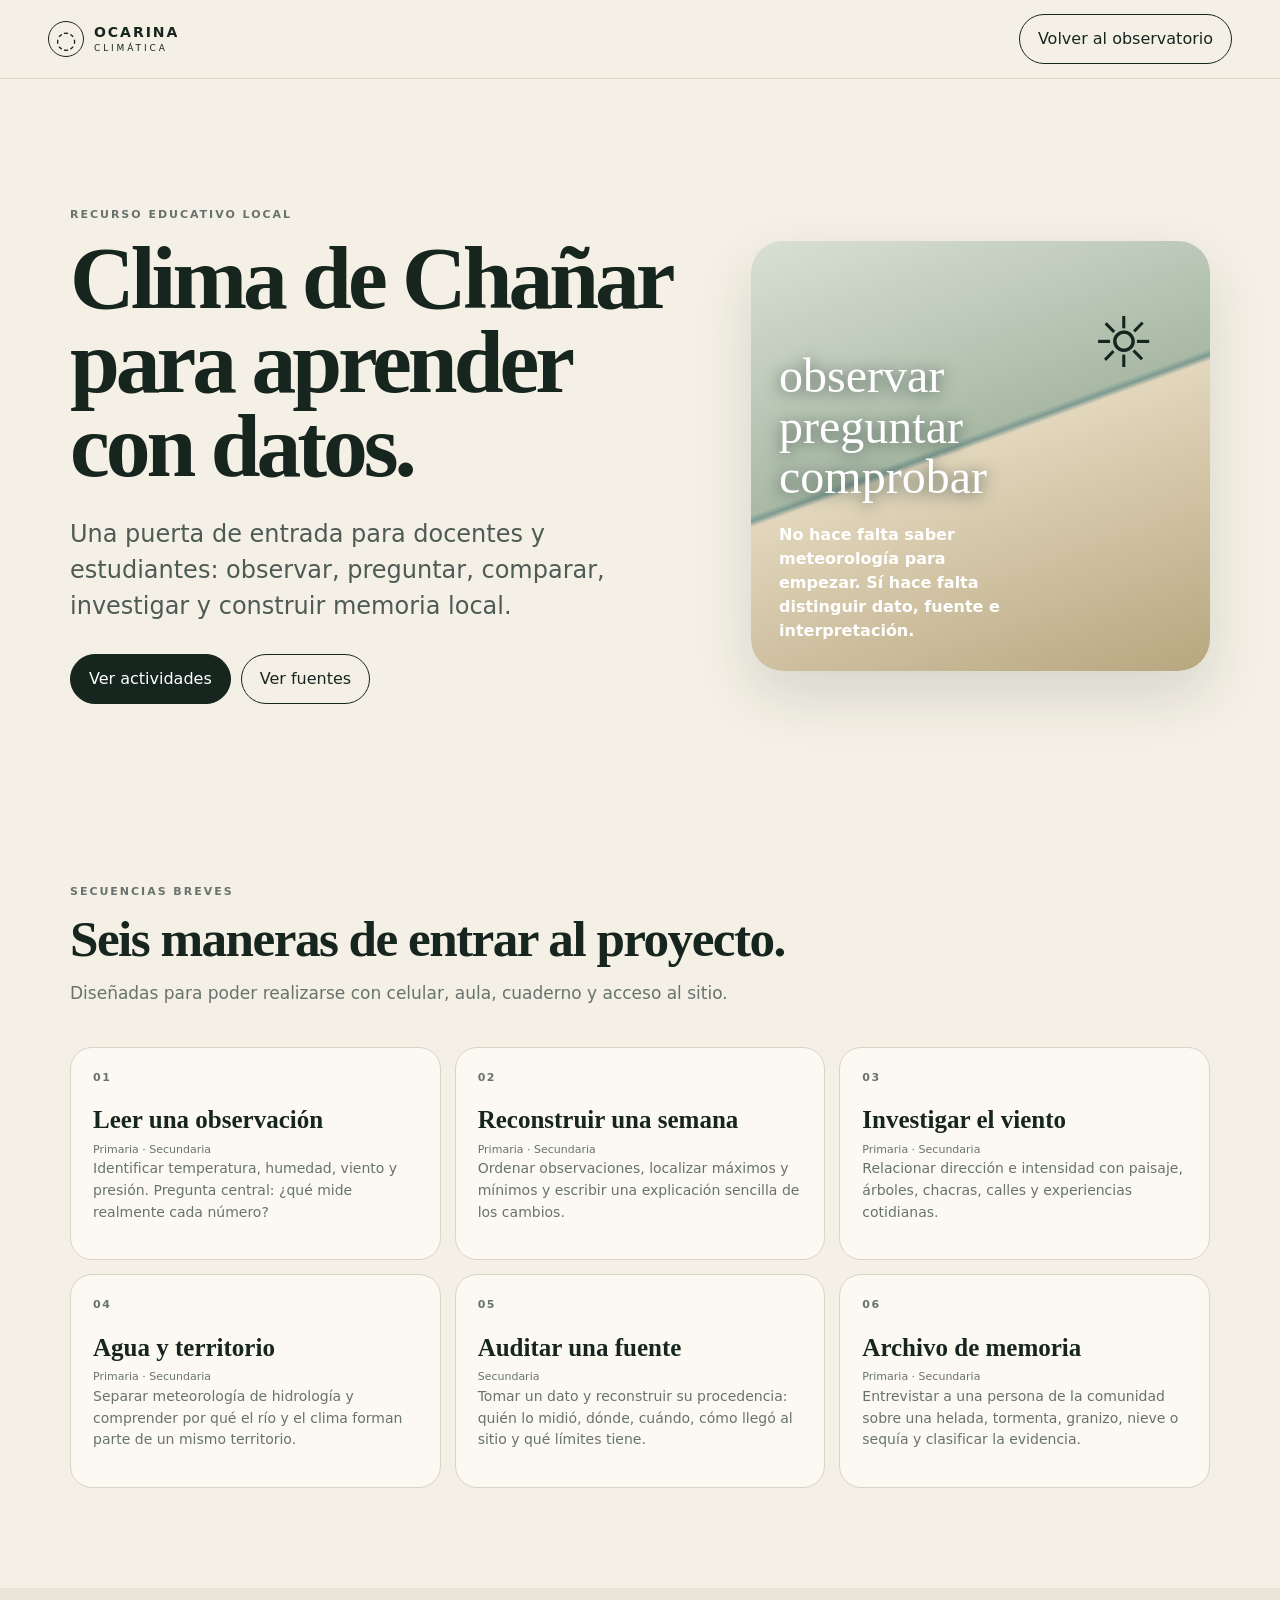
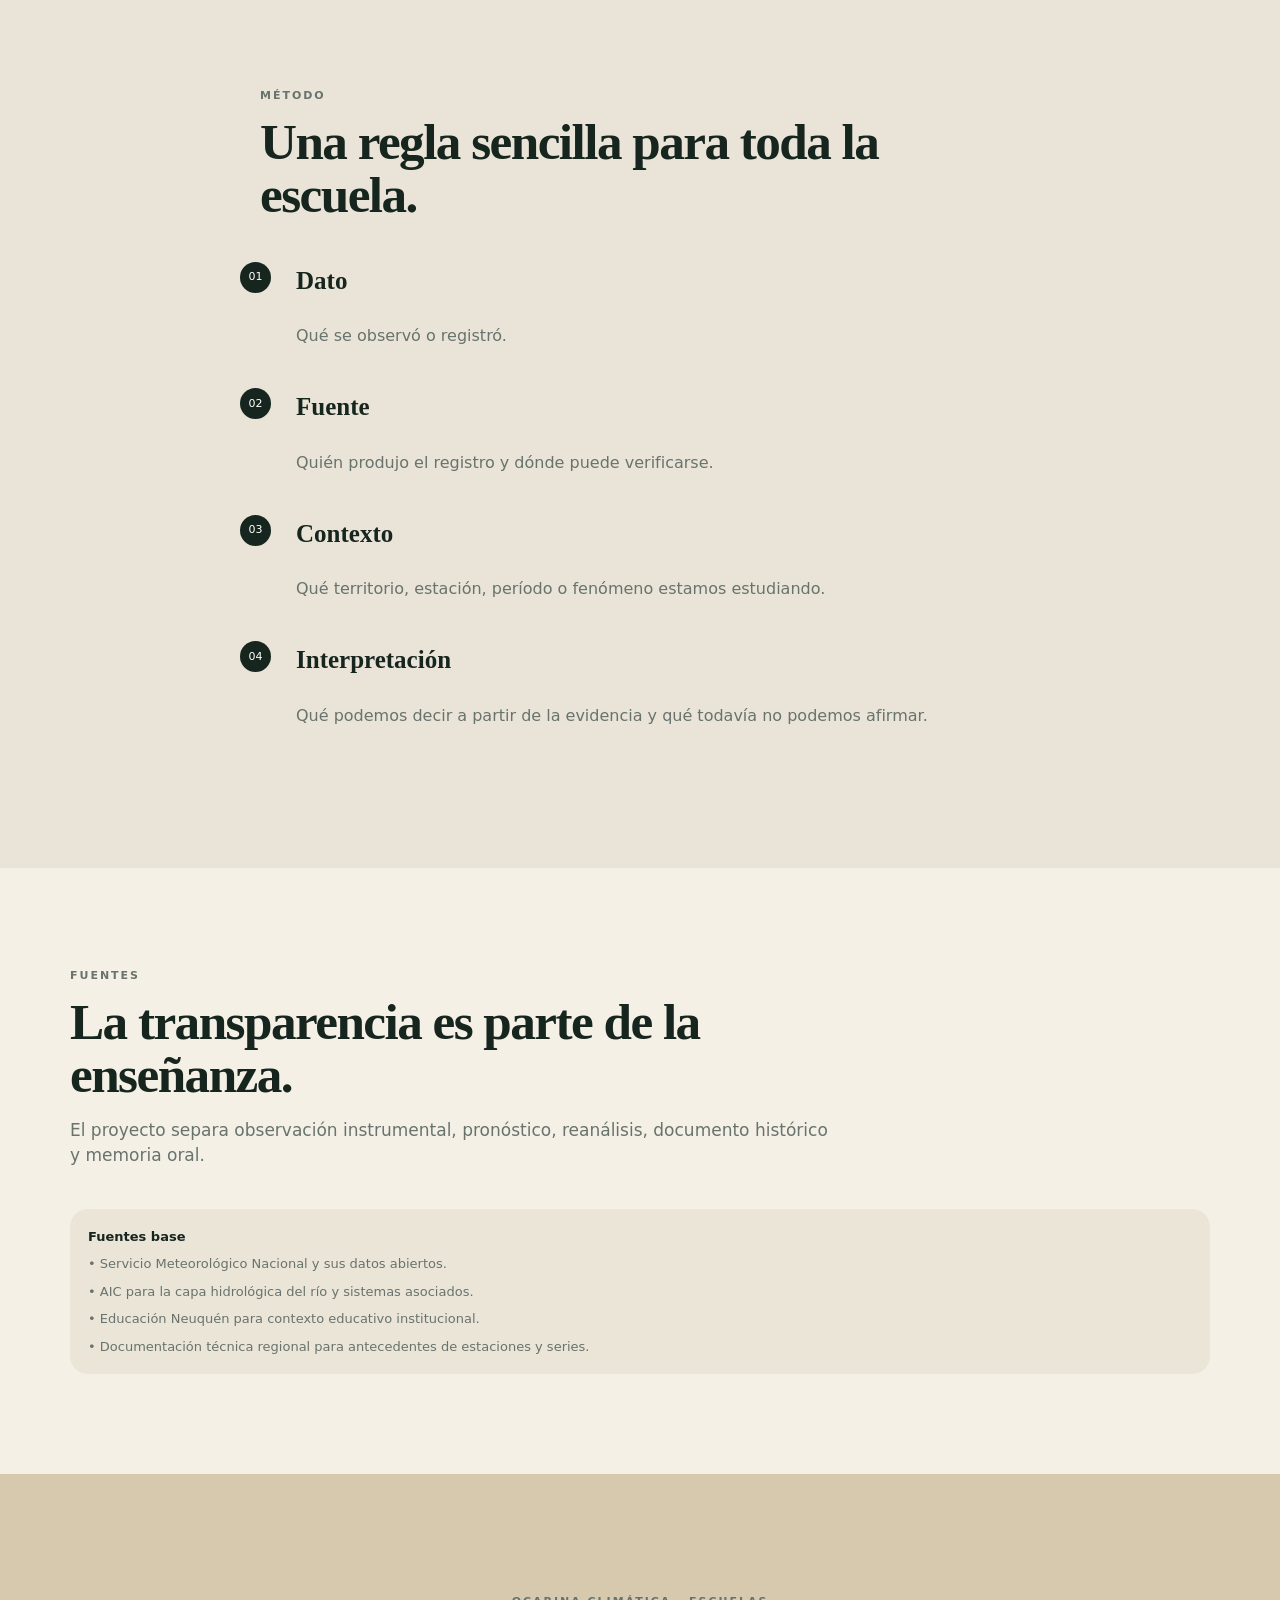
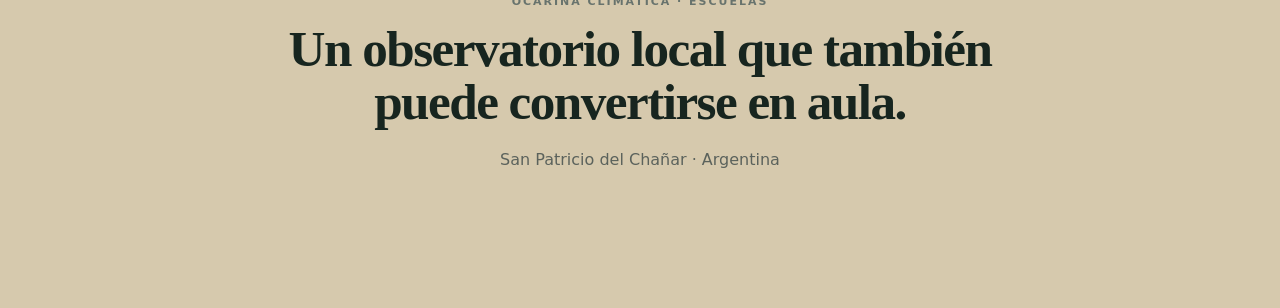
<file: escuelas.html>
<!doctype html><html lang="es"><head><meta charset="utf-8"><meta name="viewport" content="width=device-width,initial-scale=1"><title>OCARINA CLIMÁTICA · Escuelas</title><link rel="stylesheet" href="css/styles.css"></head><body><header class="site-header"><a class="brand" href="index.html"><span class="brand-mark">◌</span><span><strong>OCARINA</strong><small>CLIMÁTICA</small></span></a><a class="button ghost" href="index.html">Volver al observatorio</a></header><main><section class="hero"><div class="hero-copy"><p class="eyebrow">RECURSO EDUCATIVO LOCAL</p><h1>Clima de Chañar para aprender con datos.</h1><p class="hero-lead">Una puerta de entrada para docentes y estudiantes: observar, preguntar, comparar, investigar y construir memoria local.</p><div class="hero-actions"><a class="button primary" href="#actividades">Ver actividades</a><a class="button ghost" href="#fuentes">Ver fuentes</a></div></div><div class="sky-card"><span class="sky-sun">☼</span><span class="sky-word">observar</span><span class="sky-word">preguntar</span><span class="sky-word">comprobar</span><p>No hace falta saber meteorología para empezar. Sí hace falta distinguir dato, fuente e interpretación.</p></div></section><section id="actividades" class="section"><div class="section-heading"><p class="eyebrow">SECUENCIAS BREVES</p><h2>Seis maneras de entrar al proyecto.</h2><p>Diseñadas para poder realizarse con celular, aula, cuaderno y acceso al sitio.</p></div><div class="education-grid"><article class="edu-card" style="cursor:default"><span>01</span><strong>Leer una observación</strong><small>Primaria · Secundaria</small><p>Identificar temperatura, humedad, viento y presión. Pregunta central: ¿qué mide realmente cada número?</p></article><article class="edu-card" style="cursor:default"><span>02</span><strong>Reconstruir una semana</strong><small>Primaria · Secundaria</small><p>Ordenar observaciones, localizar máximos y mínimos y escribir una explicación sencilla de los cambios.</p></article><article class="edu-card" style="cursor:default"><span>03</span><strong>Investigar el viento</strong><small>Primaria · Secundaria</small><p>Relacionar dirección e intensidad con paisaje, árboles, chacras, calles y experiencias cotidianas.</p></article><article class="edu-card" style="cursor:default"><span>04</span><strong>Agua y territorio</strong><small>Primaria · Secundaria</small><p>Separar meteorología de hidrología y comprender por qué el río y el clima forman parte de un mismo territorio.</p></article><article class="edu-card" style="cursor:default"><span>05</span><strong>Auditar una fuente</strong><small>Secundaria</small><p>Tomar un dato y reconstruir su procedencia: quién lo midió, dónde, cuándo, cómo llegó al sitio y qué límites tiene.</p></article><article class="edu-card" style="cursor:default"><span>06</span><strong>Archivo de memoria</strong><small>Primaria · Secundaria</small><p>Entrevistar a una persona de la comunidad sobre una helada, tormenta, granizo, nieve o sequía y clasificar la evidencia.</p></article></div></section><section class="section tinted"><div class="section-heading"><p class="eyebrow">MÉTODO</p><h2>Una regla sencilla para toda la escuela.</h2></div><div class="timeline"><article><span>01</span><div><h3>Dato</h3><p>Qué se observó o registró.</p></div></article><article><span>02</span><div><h3>Fuente</h3><p>Quién produjo el registro y dónde puede verificarse.</p></div></article><article><span>03</span><div><h3>Contexto</h3><p>Qué territorio, estación, período o fenómeno estamos estudiando.</p></div></article><article><span>04</span><div><h3>Interpretación</h3><p>Qué podemos decir a partir de la evidencia y qué todavía no podemos afirmar.</p></div></article></div></section><section id="fuentes" class="section"><div class="section-heading"><p class="eyebrow">FUENTES</p><h2>La transparencia es parte de la enseñanza.</h2><p>El proyecto separa observación instrumental, pronóstico, reanálisis, documento histórico y memoria oral.</p></div><div class="health-rules"><strong>Fuentes base</strong><span>• Servicio Meteorológico Nacional y sus datos abiertos.</span><span>• AIC para la capa hidrológica del río y sistemas asociados.</span><span>• Educación Neuquén para contexto educativo institucional.</span><span>• Documentación técnica regional para antecedentes de estaciones y series.</span></div></section><section class="closing"><p class="eyebrow">OCARINA CLIMÁTICA · ESCUELAS</p><h2>Un observatorio local que también puede convertirse en aula.</h2><p>San Patricio del Chañar · Argentina</p></section></main></body></html>
</file>
<file: css/styles.css>
:root{--ink:#17251f;--muted:#68736d;--paper:#f4f0e5;--cream:#fbf9f2;--sand:#ded3bc;--sage:#8fa28d;--water:#73949a;--line:#d9d4c8;--max:1180px}*{box-sizing:border-box}html{scroll-behavior:smooth}body{margin:0;background:var(--paper);color:var(--ink);font-family:Inter,ui-sans-serif,system-ui,-apple-system,BlinkMacSystemFont,"Segoe UI",sans-serif;line-height:1.5}.site-header{position:sticky;top:0;z-index:20;display:flex;align-items:center;justify-content:space-between;gap:20px;padding:14px clamp(16px,4vw,48px);background:rgba(244,240,229,.92);backdrop-filter:blur(12px);border-bottom:1px solid var(--line)}.brand{display:flex;align-items:center;gap:10px;color:inherit;text-decoration:none}.brand-mark{display:grid;place-items:center;width:36px;height:36px;border:1px solid var(--ink);border-radius:50%;font-size:24px}.brand strong,.brand small{display:block;line-height:1}.brand strong{font-size:14px;letter-spacing:.14em}.brand small{font-size:9px;letter-spacing:.32em;margin-top:5px}.main-nav{display:flex;gap:22px}.main-nav a{color:var(--ink);text-decoration:none;font-size:13px}.menu-toggle{display:none;background:none;border:1px solid var(--line);padding:8px 12px;border-radius:999px}.hero{min-height:78vh;max-width:var(--max);margin:auto;padding:clamp(60px,10vw,130px) 20px 80px;display:grid;grid-template-columns:1.15fr .85fr;align-items:center;gap:60px}.eyebrow{margin:0 0 12px;font-size:11px;font-weight:800;letter-spacing:.18em;color:var(--muted)}h1,h2,h3,p{margin-top:0}h1{font-family:Georgia,serif;font-size:clamp(48px,7vw,92px);line-height:.94;letter-spacing:-.045em;max-width:850px;margin-bottom:28px}h2{font-family:Georgia,serif;font-size:clamp(32px,4vw,56px);line-height:1.03;letter-spacing:-.03em;margin-bottom:16px}h3{font-family:Georgia,serif;font-size:25px}.hero-lead{font-size:clamp(18px,2.2vw,24px);max-width:680px;color:#4e5b54}.hero-actions{display:flex;flex-wrap:wrap;gap:10px;margin-top:30px}.button{display:inline-flex;align-items:center;justify-content:center;border-radius:999px;padding:12px 18px;border:1px solid var(--ink);text-decoration:none;font:inherit;cursor:pointer}.primary{background:var(--ink);color:white}.ghost{color:var(--ink)}.sky-card{min-height:430px;border-radius:32px;padding:28px;display:flex;flex-direction:column;justify-content:flex-end;position:relative;overflow:hidden;background:linear-gradient(160deg,#d9e0d5,#a9b9a5 46%,#7c9a92 47%,#e2d6bc 48%,#b7a77f);box-shadow:0 25px 60px rgba(23,37,31,.13)}.sky-sun{position:absolute;top:50px;right:55px;font-size:70px}.sky-word{font-family:Georgia,serif;font-size:clamp(28px,4vw,48px);line-height:1.05;color:#fff;text-shadow:0 2px 15px #45584f}.sky-card p{position:relative;color:white;font-weight:700;max-width:230px;margin:20px 0 0}.section{padding:100px 20px;max-width:var(--max);margin:auto}.tinted{max-width:none;background:#e9e4d7}.tinted>*{max-width:var(--max);margin-left:auto;margin-right:auto}.section-heading{max-width:760px;margin-bottom:40px}.section-heading>p:last-child{color:var(--muted);font-size:17px}.now-grid{display:grid;grid-template-columns:repeat(4,1fr);gap:12px}.card{border:1px solid var(--line);border-radius:22px;background:var(--cream);padding:22px}.metric{min-height:170px;display:flex;flex-direction:column;justify-content:space-between}.metric strong{font-size:34px;font-family:Georgia,serif}.metric small{color:var(--muted)}.observatory-banner{display:flex;align-items:center;justify-content:space-between;gap:20px;padding:20px 22px;margin-bottom:14px;border:1px solid var(--line);border-radius:22px;background:var(--cream)}.observatory-banner p{margin:5px 0 0;color:var(--muted)}.observatory-banner small{display:block;color:var(--muted);margin-top:6px}.status-dot{display:inline-block;width:9px;height:9px;border-radius:50%;background:var(--sage);margin-right:8px}.source-badge{font-size:11px;font-weight:800;letter-spacing:.1em;padding:8px 11px;border:1px solid var(--line);border-radius:999px}.provenance{display:flex;gap:10px;flex-wrap:wrap;padding:16px 2px;color:var(--muted);font-size:13px}.report-section{background:#ece8dd;max-width:none}.report-section>*{max-width:var(--max);margin-left:auto;margin-right:auto}.report-grid{display:grid;grid-template-columns:repeat(4,1fr);gap:12px}.report-card{padding:22px;border:1px solid var(--line);border-radius:22px;background:var(--cream);min-height:175px;display:flex;flex-direction:column;justify-content:space-between}.report-card span{font-size:10px;font-weight:800;letter-spacing:.16em;color:var(--muted)}.report-card strong{font-family:Georgia,serif;font-size:30px}.report-card p{margin:0;color:var(--muted);font-size:13px}.report-status{grid-column:1/-1;min-height:120px}.report-footnote{padding-top:18px;color:var(--muted);font-size:12px}.explore-grid{display:grid;grid-template-columns:repeat(4,1fr);gap:12px}.explore-card{display:block;width:100%;text-align:left;font:inherit;cursor:pointer;padding:24px;min-height:190px;background:var(--cream);border:1px solid var(--line);border-radius:22px;text-decoration:none;color:var(--ink);transition:transform .2s,box-shadow .2s}.explore-card:hover{transform:translateY(-4px);box-shadow:0 15px 30px rgba(23,37,31,.08)}.explore-card span{font-size:12px;color:var(--muted);font-weight:800;letter-spacing:.12em}.explore-card h3{margin:28px 0 7px}.explore-card p{font-size:14px;color:var(--muted)}.explore-detail{margin-top:18px;padding:26px;border:1px solid var(--line);border-radius:22px;background:var(--cream)}.explore-detail h3{margin:8px 0}.explore-detail p{color:var(--muted)}.explore-detail small{color:var(--muted)}.timeline{position:relative;max-width:800px}.timeline article{position:relative;display:grid;grid-template-columns:32px 1fr;gap:24px;margin-bottom:40px}.timeline article>span{display:grid;place-items:center;width:31px;height:31px;border-radius:50%;background:var(--ink);color:#fff;font-size:11px;z-index:1}.timeline p{color:var(--muted);margin-bottom:0}.memory{max-width:none;background:var(--ink);color:white}.memory-inner{max-width:var(--max);margin:auto}.memory .eyebrow{color:#b9c4ba}.memory p:not(.eyebrow){max-width:720px;font-size:20px;color:#d5ddd6}.button.light{border-color:white;color:white;background:transparent;margin-top:12px}.territory-grid{display:grid;grid-template-columns:repeat(4,1fr);gap:12px}.territory-card{min-height:250px;padding:24px;border-radius:24px;display:flex;flex-direction:column;justify-content:flex-end;overflow:hidden;position:relative;color:white;background:#7d8f85}.territory-card:before{content:"";position:absolute;inset:0;background:linear-gradient(transparent 35%,rgba(0,0,0,.48))}.territory-card>*{position:relative}.territory-card span{font-size:10px;font-weight:800;letter-spacing:.2em}.territory-card h3{margin:4px 0}.river{background:linear-gradient(155deg,#6f9296,#496a69)}.farm{background:linear-gradient(155deg,#a18e65,#586f51)}.wind{background:linear-gradient(155deg,#aeb8b1,#63776f)}.sky{background:linear-gradient(155deg,#8ca6b2,#d0b68c)}.closing{padding:120px 20px;text-align:center;background:#d6c9ad}.closing h2{max-width:800px;margin:0 auto 20px}.closing p:last-child{color:#5b625c}.site-footer{display:flex;justify-content:space-between;gap:20px;padding:20px;max-width:var(--max);margin:auto;font-size:11px;color:var(--muted);letter-spacing:.08em}@media(max-width:900px){.main-nav{display:none}.menu-toggle{display:block}.main-nav.open{display:flex;position:absolute;top:65px;left:12px;right:12px;flex-direction:column;padding:18px;background:var(--cream);border:1px solid var(--line);border-radius:18px}.hero{grid-template-columns:1fr}.sky-card{min-height:300px}.now-grid,.report-grid{grid-template-columns:1fr 1fr}.report-status{grid-column:1/-1}.explore-grid{grid-template-columns:1fr 1fr}.territory-grid{grid-template-columns:1fr 1fr}}@media(max-width:520px){.hero{padding-top:70px}.hero h1{font-size:52px}.section{padding:76px 16px}.now-grid,.report-grid,.explore-grid,.territory-grid{grid-template-columns:1fr}.metric{min-height:135px}.sky-card{min-height:280px}.site-footer{flex-direction:column}.brand-mark{width:32px;height:32px}.observatory-banner{align-items:flex-start;flex-direction:column}}

/* CRONOLOGÍA CLIMÁTICA */
.chronology-section{background:#f7f3e9}
.chronology-toolbar{display:flex;justify-content:space-between;align-items:flex-start;gap:18px;flex-wrap:wrap;margin-bottom:30px}
.chronology-toolbar>div:first-child{color:var(--muted);font-size:13px}
.chronology-toolbar strong{color:var(--ink)}
.chronology-filters{display:flex;gap:7px;flex-wrap:wrap}
.chronology-filters button{border:1px solid var(--line);background:var(--cream);color:var(--ink);border-radius:999px;padding:8px 12px;font:inherit;font-size:12px;cursor:pointer}
.chronology-filters button.active{background:var(--ink);color:#fff;border-color:var(--ink)}
.chronology-list{position:relative;max-width:940px;margin:0 auto}
.chronology-list:before{content:"";position:absolute;left:92px;top:0;bottom:0;width:1px;background:var(--line)}
.chronology-item{position:relative;display:grid;grid-template-columns:72px 40px 1fr;gap:0;width:100%;text-align:left;border:0;background:transparent;padding:0 0 24px;cursor:pointer;color:inherit;font:inherit}
.chronology-item:hover .chronology-body{transform:translateY(-2px);box-shadow:0 12px 28px rgba(23,37,31,.08)}
.chronology-year{font-family:Georgia,serif;font-size:22px;font-weight:700;padding-top:22px;text-align:right;padding-right:18px}
.chronology-line{position:relative;z-index:2;width:13px;height:13px;border-radius:50%;background:var(--ink);border:3px solid var(--paper);margin:26px auto 0}
.chronology-body{background:var(--cream);border:1px solid var(--line);border-radius:20px;padding:20px;transition:transform .2s,box-shadow .2s}
.chronology-body small{display:block;color:var(--muted);font-size:10px;font-weight:800;letter-spacing:.12em;text-transform:uppercase;margin-bottom:8px}
.chronology-body strong{display:block;font-family:Georgia,serif;font-size:25px;line-height:1.1;margin-bottom:8px}
.chronology-body p{margin:0;color:var(--muted);font-size:14px}
.chronology-detail{max-width:940px;margin:6px auto 0;padding:28px;border:1px solid var(--line);border-radius:24px;background:var(--ink);color:#fff}
.chronology-detail .eyebrow{color:#b9c4ba}
.chronology-detail h3{font-size:34px;margin:8px 0 10px}
.chronology-detail-head p{color:#d5ddd6;max-width:760px}
.chronology-meta{display:grid;grid-template-columns:repeat(4,1fr);gap:10px;margin:22px 0}
.chronology-meta span{border:1px solid rgba(255,255,255,.14);border-radius:14px;padding:12px;font-size:12px;color:#d5ddd6}
.chronology-meta b{display:block;color:#fff;font-size:10px;letter-spacing:.12em;text-transform:uppercase;margin-bottom:5px}
.chronology-sources{display:flex;gap:8px;flex-wrap:wrap;align-items:center;color:#d5ddd6;font-size:12px}
.chronology-sources b{color:#fff;margin-right:4px}
.chronology-sources a{color:#fff;text-decoration:none;border-bottom:1px solid rgba(255,255,255,.4)}
.chronology-empty{padding:30px;border:1px dashed var(--line);border-radius:20px;color:var(--muted);text-align:center}
@media(max-width:700px){.chronology-list:before{left:58px}.chronology-item{grid-template-columns:44px 29px 1fr}.chronology-year{font-size:17px;padding-right:9px}.chronology-body{padding:16px}.chronology-body strong{font-size:21px}.chronology-meta{grid-template-columns:1fr 1fr}}
@media(max-width:520px){.chronology-list:before{left:42px}.chronology-item{grid-template-columns:32px 21px 1fr}.chronology-year{font-size:14px;padding-right:5px}.chronology-line{width:11px;height:11px}.chronology-detail{padding:22px}.chronology-detail h3{font-size:28px}.chronology-meta{grid-template-columns:1fr}}

.media-section{background:#ebe5d8}.media-grid{display:grid;grid-template-columns:repeat(4,1fr);gap:12px}.media-card{min-height:240px;padding:22px;border:1px solid var(--line);border-radius:24px;background:var(--cream);display:flex;flex-direction:column;justify-content:space-between;position:relative;overflow:hidden}.media-card:before{content:"";position:absolute;inset:0;background:radial-gradient(circle at 85% 15%,rgba(115,148,154,.22),transparent 34%),linear-gradient(145deg,transparent 45%,rgba(143,162,141,.18))}.media-card>*{position:relative}.media-kicker{font-size:10px;font-weight:800;letter-spacing:.15em;color:var(--muted);text-transform:uppercase}.media-icon{font-size:42px;font-family:Georgia,serif;margin-top:16px}.media-card h3{font-size:22px;margin:8px 0}.media-card p{font-size:13px;color:var(--muted);margin:0}.media-card a{color:var(--ink);font-size:12px;font-weight:800;text-decoration:none;border-bottom:1px solid var(--line);width:max-content;margin-top:14px}@media(max-width:900px){.media-grid{grid-template-columns:1fr 1fr}}@media(max-width:520px){.media-grid{grid-template-columns:1fr}}

/* EDUCACIÓN · CAPA ESCOLAR */
.education-section{background:#f1eadc}.education-grid{display:grid;grid-template-columns:repeat(3,1fr);gap:14px}.edu-card{text-align:left;border:1px solid var(--line);background:var(--cream);border-radius:22px;padding:22px;cursor:pointer;color:var(--ink);font:inherit;transition:transform .2s,box-shadow .2s}.edu-card:hover{transform:translateY(-3px);box-shadow:0 14px 30px rgba(23,37,31,.08)}.edu-card span{display:block;font-size:11px;font-weight:800;letter-spacing:.14em;color:var(--muted);margin-bottom:20px}.edu-card strong{display:block;font-family:Georgia,serif;font-size:25px;line-height:1.1;margin-bottom:8px}.edu-card small{display:block;color:var(--muted);font-size:11px}.edu-card p{color:var(--muted);font-size:14px;line-height:1.55}.education-detail{margin-top:18px;padding:26px;border-radius:24px;background:var(--ink);color:#fff}.education-detail h3{font-family:Georgia,serif;font-size:32px;margin:6px 0 12px}.education-detail p{color:#d8dfda;max-width:820px}.health-section{background:var(--paper)}.health-grid{display:grid;grid-template-columns:repeat(4,1fr);gap:10px}.health-card{border:1px solid var(--line);border-radius:18px;padding:18px;background:var(--cream)}.health-card span{display:block;font-size:11px;color:var(--muted);font-weight:800}.health-card strong{display:block;font-size:19px;margin:7px 0}.health-card small{color:var(--muted)}.health-rules{margin-top:14px;padding:18px;border-radius:18px;background:#ebe5d8;display:flex;gap:8px;flex-direction:column;color:var(--muted);font-size:13px}.health-rules strong{color:var(--ink)}
@media(max-width:900px){.education-grid{grid-template-columns:1fr 1fr}.health-grid{grid-template-columns:1fr 1fr}}@media(max-width:520px){.education-grid,.health-grid{grid-template-columns:1fr}}

/* ARQUITECTURA V2 · cinco herramientas visibles */
.internal-tool{scroll-margin-top:70px}.main-nav a{font-weight:800}.hero-actions{gap:10px}.tool-label{display:inline-flex;padding:6px 9px;border-radius:999px;border:1px solid var(--line);font-size:10px;font-weight:800;letter-spacing:.12em;text-transform:uppercase}.explore-card{min-height:220px}.explore-card span{font-weight:800;letter-spacing:.14em}.provenance{margin-top:18px}.site-footer{font-size:11px}

/* V2 · accesibilidad, touch y responsive */
.skip-link{position:fixed;left:12px;top:12px;z-index:1000;padding:10px 14px;background:var(--ink,#17251f);color:#fff;border-radius:10px;transform:translateY(-180%);transition:transform .15s}.skip-link:focus{transform:translateY(0)}
button,a{touch-action:manipulation}button:focus-visible,a:focus-visible{outline:3px solid currentColor;outline-offset:3px}.menu-toggle{min-height:44px;min-width:44px}.explore-card,.edu-card,.chronology-item{min-height:44px}
@media (max-width:680px){.site-header{position:sticky;top:0;z-index:20}.hero{min-height:auto}.hero-actions{display:grid;grid-template-columns:1fr}.button{width:100%;justify-content:center}.now-grid,.education-grid,.explore-grid,.territory-grid,.media-grid{grid-template-columns:1fr}.section{padding-inline:16px}.section-heading h2{font-size:clamp(1.7rem,8vw,2.5rem)}.explore-card{min-height:180px}.chronology-toolbar{gap:12px}.chronology-filters{display:flex;overflow-x:auto;padding-bottom:6px}.chronology-filters button{flex:0 0 auto}}
@media (min-width:681px) and (max-width:1024px){.now-grid,.explore-grid,.education-grid,.territory-grid{grid-template-columns:repeat(2,minmax(0,1fr))}}
@media (prefers-reduced-motion:reduce){*,*::before,*::after{scroll-behavior:auto!important;transition-duration:.01ms!important;animation-duration:.01ms!important;animation-iteration-count:1!important}}

/* PRONÓSTICO LOCAL · AIC */
.forecast-section{background:#e6e2d6}
.forecast-grid{display:grid;grid-template-columns:repeat(3,1fr);gap:12px}
.forecast-card{min-height:220px;padding:22px;border:1px solid var(--line);border-radius:24px;background:var(--cream);display:flex;flex-direction:column;justify-content:space-between}
.forecast-card>div:first-child{display:flex;flex-direction:column;gap:5px}
.forecast-card span{font-size:11px;color:var(--muted);font-weight:800;letter-spacing:.12em;text-transform:uppercase}
.forecast-card strong{font-family:Georgia,serif;font-size:48px;line-height:1}
.forecast-card small{color:var(--muted);min-height:22px}
.forecast-row{display:flex!important;justify-content:space-between;gap:10px;padding-top:11px;border-top:1px solid var(--line);font-size:11px;color:var(--muted)}
.forecast-empty{grid-column:1/-1;min-height:130px}
.forecast-empty strong{font-size:26px}
.forecast-empty p{color:var(--muted);margin:0}
.forecast-meta{margin-top:14px;color:var(--muted);font-size:12px}
.forecast-meta a{color:var(--ink);font-weight:800}
@media(max-width:900px){.forecast-grid{grid-template-columns:1fr 1fr}}
@media(max-width:520px){.forecast-grid{grid-template-columns:1fr}.forecast-card{min-height:190px}}

/* HISTORIAL CLIMÁTICO */
.historical-section{background:#e8e3d6}
.history-status{padding:22px;border:1px solid var(--line);border-radius:22px;background:var(--cream);margin-bottom:12px}
.history-status strong{font-family:Georgia,serif;font-size:27px}
.history-status p{margin:6px 0 0;color:var(--muted)}
.history-meta{font-size:12px;color:var(--muted);margin-bottom:22px}
.history-charts{display:grid;grid-template-columns:1fr 1fr;gap:12px}
.history-chart{background:var(--cream);border:1px solid var(--line);border-radius:24px;padding:20px;min-height:300px}
.history-chart>div:first-child{display:flex;align-items:center;gap:10px}
.history-chart>div:first-child span{font-size:10px;font-weight:800;color:var(--muted)}
.history-chart h3{font-size:22px;margin:0}
.history-chart svg{width:100%;height:auto;display:block;margin-top:16px}
.chart-axis{stroke:var(--line);stroke-width:1}
.history-line{fill:none;stroke:var(--ink);stroke-width:3;stroke-linecap:round;stroke-linejoin:round}
.chart-label{fill:var(--muted);font-size:12px}
.history-empty{min-height:180px;display:grid;place-items:center;text-align:center;color:var(--muted);font-size:13px;border:1px dashed var(--line);border-radius:16px;padding:20px;margin-top:18px}
.history-definition{display:flex;gap:14px;flex-wrap:wrap;margin:14px 0 50px;padding:18px;border-radius:18px;background:#f4efe4;color:var(--muted);font-size:13px}
.history-definition strong{color:var(--ink)}
.history-events-wrap{border-top:1px solid var(--line);padding-top:40px}
.history-events-wrap>div:first-child h3{font-family:Georgia,serif;font-size:34px;margin:4px 0 28px}
.history-events{display:grid;grid-template-columns:repeat(2,1fr);gap:12px}
.history-event{background:var(--cream);border:1px solid var(--line);border-radius:22px;padding:22px}
.history-event>span{font-family:Georgia,serif;font-size:23px}
.history-event small{display:block;color:var(--muted);font-size:10px;font-weight:800;letter-spacing:.12em;text-transform:uppercase;margin:10px 0}
.history-event h3{font-size:24px;margin:0 0 8px}
.history-event p{color:var(--muted);font-size:14px}
.history-event a{color:var(--ink);font-size:12px;font-weight:800}
@media(max-width:900px){.history-charts,.history-events{grid-template-columns:1fr 1fr}}
@media(max-width:600px){.history-charts,.history-events{grid-template-columns:1fr}.history-chart{min-height:260px}.history-event h3{font-size:21px}}

.history-indicators{display:grid;grid-template-columns:repeat(6,1fr);gap:10px;margin:20px 0 14px}.history-indicators article{padding:18px;border:1px solid var(--line);border-radius:18px;background:var(--cream);min-height:135px;display:flex;flex-direction:column;justify-content:space-between}.history-indicators span{font-size:10px;font-weight:800;letter-spacing:.1em;text-transform:uppercase;color:var(--muted)}.history-indicators strong{font-family:Georgia,serif;font-size:25px}.history-indicators small{font-size:11px;color:var(--muted)}@media(max-width:1100px){.history-indicators{grid-template-columns:repeat(3,1fr)}}@media(max-width:600px){.history-indicators{grid-template-columns:1fr 1fr}.history-indicators article{min-height:120px}}
</file>
